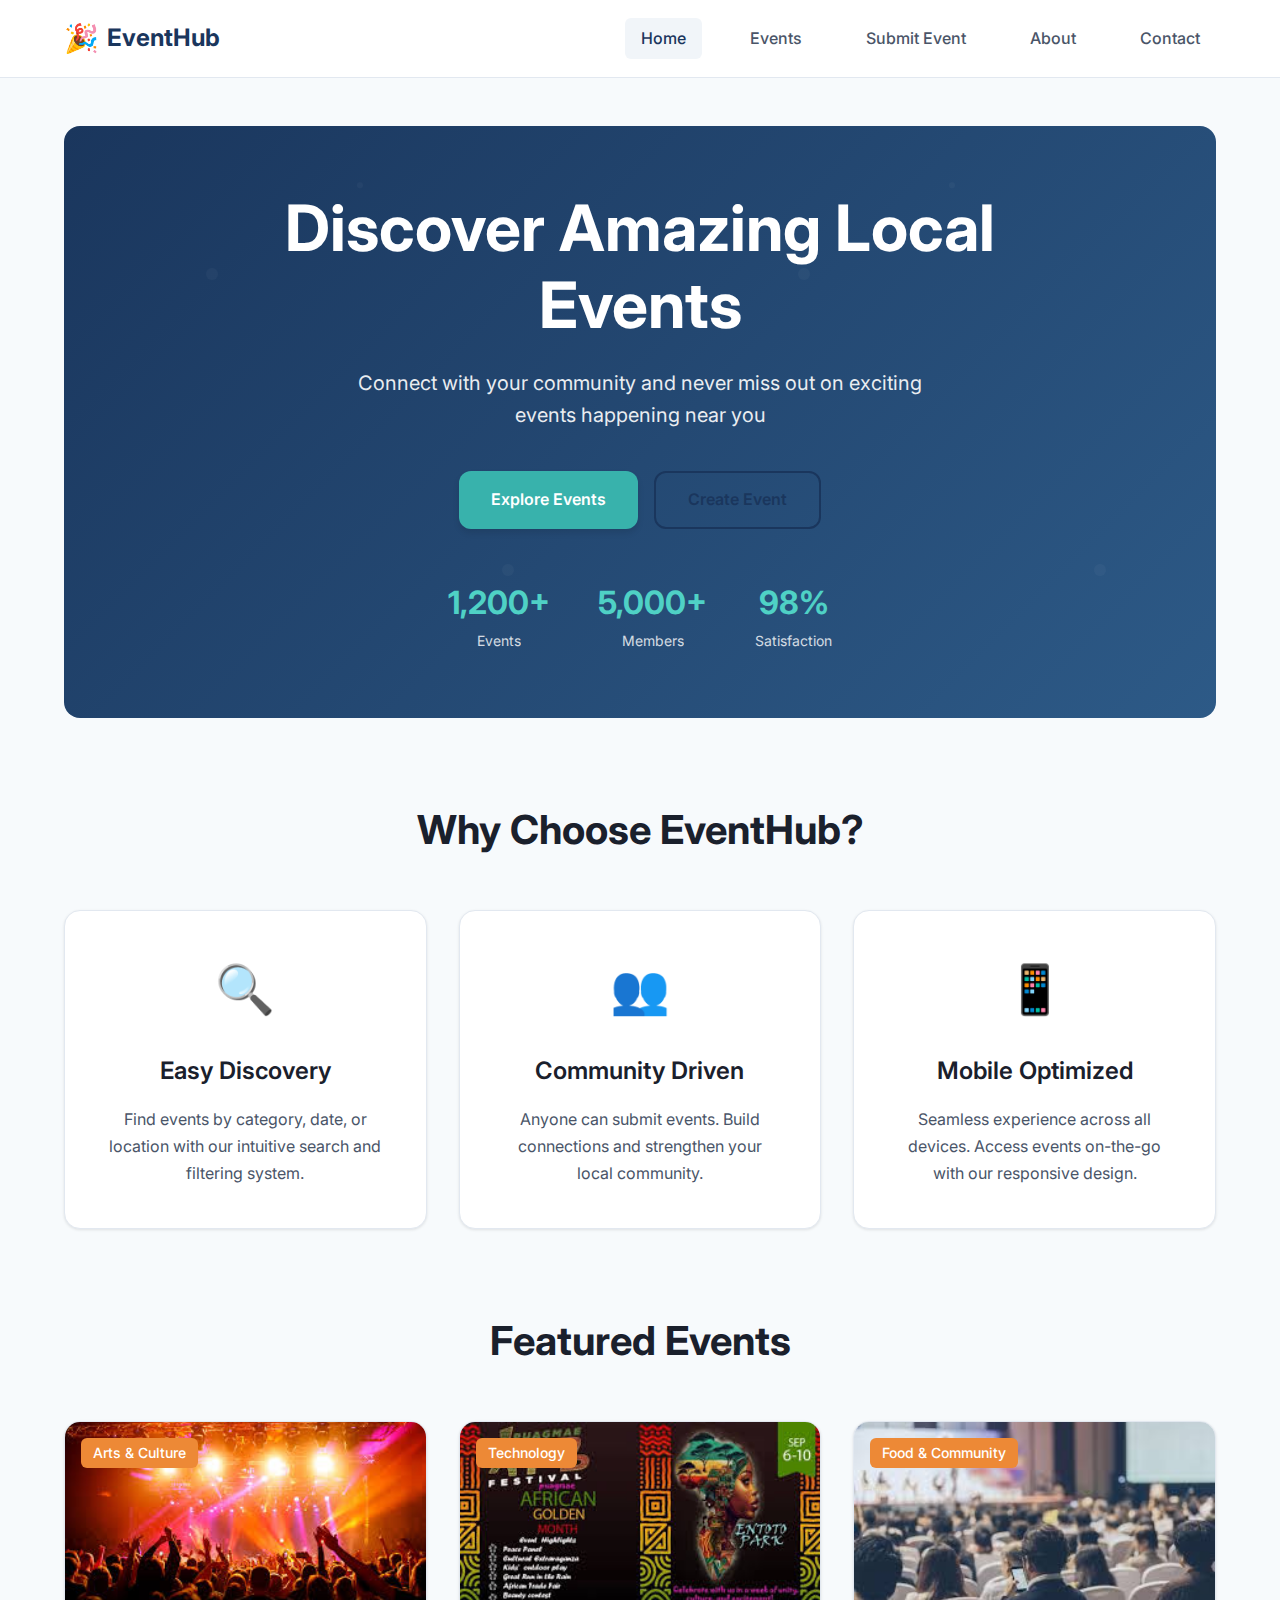
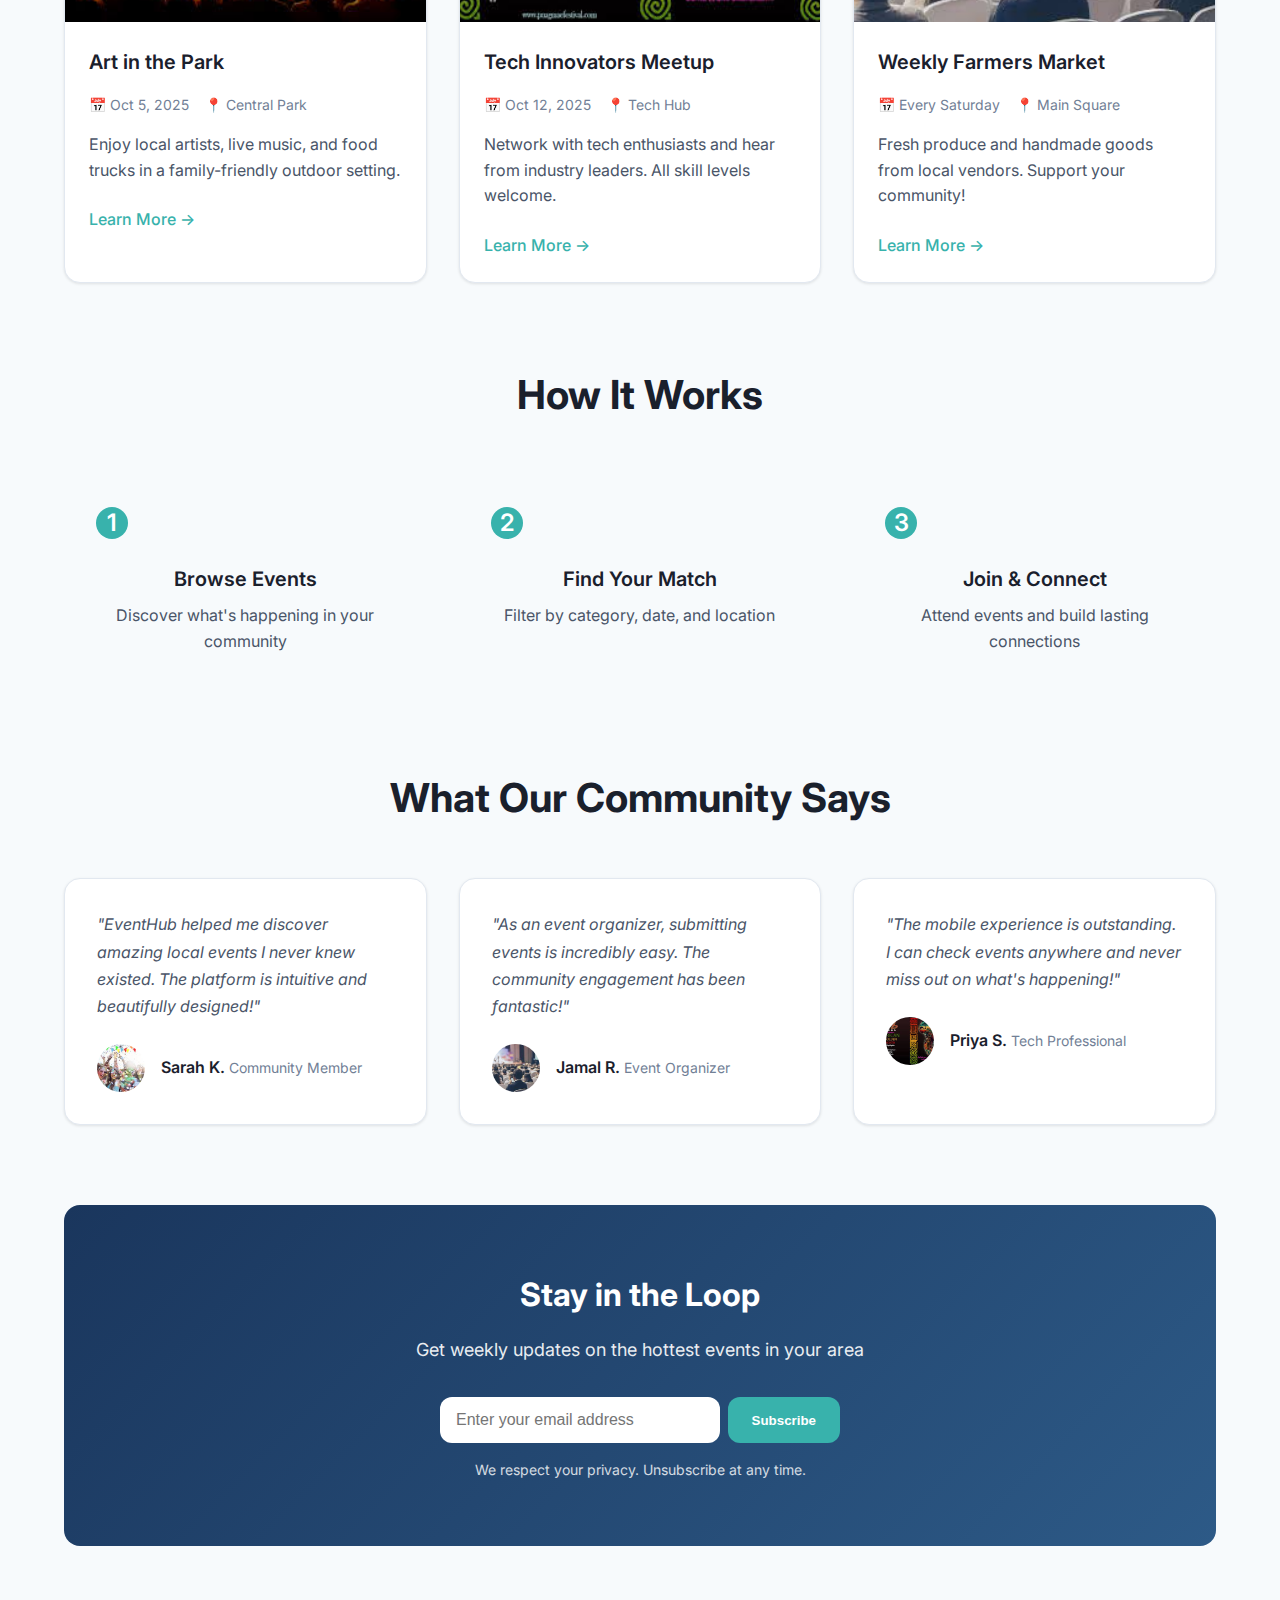
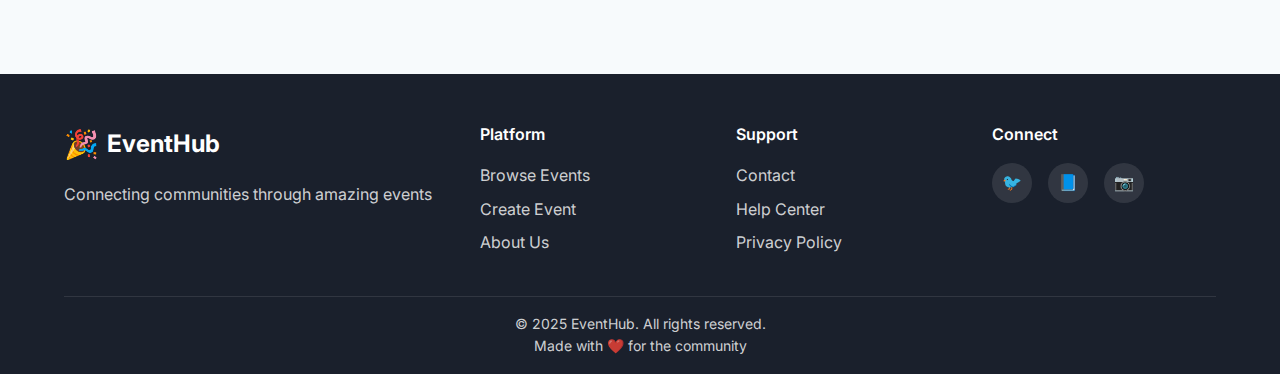
<file: index.html>
<!DOCTYPE html>
<html lang="en">
<head>
  <meta charset="UTF-8">
  <meta name="viewport" content="width=device-width, initial-scale=1.0">
  <title>EventHub - Discover Local Events</title>
  <link rel="stylesheet" href="css/style.css">
  <link rel="preconnect" href="https://fonts.googleapis.com">
  <link rel="preconnect" href="https://fonts.gstatic.com" crossorigin>
  <link href="https://fonts.googleapis.com/css2?family=Inter:wght@300;400;500;600;700&display=swap" rel="stylesheet">
</head>
<body>
  <div class="page-wrapper">
    <header class="header">
      <div class="container">
        <div class="header-content">
          <div class="logo">
            <span class="logo-icon">🎉</span>
            <span class="logo-text">EventHub</span>
          </div>
          <nav class="nav" aria-label="Main navigation">
            <a href="index.html" class="nav-link active" aria-current="page">Home</a>
            <a href="events.html" class="nav-link">Events</a>
            <a href="submit-event.html" class="nav-link">Submit Event</a>
            <a href="about.html" class="nav-link">About</a>
            <a href="contact.html" class="nav-link">Contact</a>
          </nav>
        </div>
      </div>
    </header>

    <main class="main">
      <div class="container">
        <!-- Hero Section -->
        <section class="hero">
          <div class="hero-content">
            <h1 class="hero-title">Discover Amazing Local Events</h1>
            <p class="hero-subtitle">Connect with your community and never miss out on exciting events happening near you</p>
            <div class="hero-actions">
              <a href="events.html" class="btn btn-primary">Explore Events</a>
              <a href="submit-event.html" class="btn btn-secondary">Create Event</a>
            </div>
          </div>
          <div class="hero-stats">
            <div class="stat">
              <span class="stat-number">1,200+</span>
              <span class="stat-label">Events</span>
            </div>
            <div class="stat">
              <span class="stat-number">5,000+</span>
              <span class="stat-label">Members</span>
            </div>
            <div class="stat">
              <span class="stat-number">98%</span>
              <span class="stat-label">Satisfaction</span>
            </div>
          </div>
        </section>

        <!-- Features Section -->
        <section class="features">
          <h2 class="section-title">Why Choose EventHub?</h2>
          <div class="features-grid">
            <div class="feature-card">
              <div class="feature-icon">🔍</div>
              <h3 class="feature-title">Easy Discovery</h3>
              <p class="feature-description">Find events by category, date, or location with our intuitive search and filtering system.</p>
            </div>
            <div class="feature-card">
              <div class="feature-icon">👥</div>
              <h3 class="feature-title">Community Driven</h3>
              <p class="feature-description">Anyone can submit events. Build connections and strengthen your local community.</p>
            </div>
            <div class="feature-card">
              <div class="feature-icon">📱</div>
              <h3 class="feature-title">Mobile Optimized</h3>
              <p class="feature-description">Seamless experience across all devices. Access events on-the-go with our responsive design.</p>
            </div>
          </div>
        </section>

        <!-- Featured Events -->
        <section class="featured-events">
          <h2 class="section-title">Featured Events</h2>
          <div class="events-grid">
            <article class="event-card">
              <div class="event-image">
                <img src="images/download (4).jpg" alt="Art in the Park" loading="lazy">
                <div class="event-category">Arts & Culture</div>
              </div>
              <div class="event-content">
                <h3 class="event-title">Art in the Park</h3>
                <div class="event-meta">
                  <span class="event-date">📅 Oct 5, 2025</span>
                  <span class="event-location">📍 Central Park</span>
                </div>
                <p class="event-description">Enjoy local artists, live music, and food trucks in a family-friendly outdoor setting.</p>
                <a href="#" class="event-link">Learn More →</a>
              </div>
            </article>
            <article class="event-card">
              <div class="event-image">
                <img src="images/download.jpg" alt="Tech Meetup" loading="lazy">
                <div class="event-category">Technology</div>
              </div>
              <div class="event-content">
                <h3 class="event-title">Tech Innovators Meetup</h3>
                <div class="event-meta">
                  <span class="event-date">📅 Oct 12, 2025</span>
                  <span class="event-location">📍 Tech Hub</span>
                </div>
                <p class="event-description">Network with tech enthusiasts and hear from industry leaders. All skill levels welcome.</p>
                <a href="#" class="event-link">Learn More →</a>
              </div>
            </article>
            <article class="event-card">
              <div class="event-image">
                <img src="images/download (3).jpg" alt="Farmers Market" loading="lazy">
                <div class="event-category">Food & Community</div>
              </div>
              <div class="event-content">
                <h3 class="event-title">Weekly Farmers Market</h3>
                <div class="event-meta">
                  <span class="event-date">📅 Every Saturday</span>
                  <span class="event-location">📍 Main Square</span>
                </div>
                <p class="event-description">Fresh produce and handmade goods from local vendors. Support your community!</p>
                <a href="#" class="event-link">Learn More →</a>
              </div>
            </article>
          </div>
        </section>

        <!-- How It Works -->
        <section class="how-it-works">
          <h2 class="section-title">How It Works</h2>
          <div class="steps">
            <div class="step">
              <div class="step-number">1</div>
              <h3 class="step-title">Browse Events</h3>
              <p class="step-description">Discover what's happening in your community</p>
            </div>
            <div class="step">
              <div class="step-number">2</div>
              <h3 class="step-title">Find Your Match</h3>
              <p class="step-description">Filter by category, date, and location</p>
            </div>
            <div class="step">
              <div class="step-number">3</div>
              <h3 class="step-title">Join & Connect</h3>
              <p class="step-description">Attend events and build lasting connections</p>
            </div>
          </div>
        </section>

        <!-- Testimonials -->
        <section class="testimonials">
          <h2 class="section-title">What Our Community Says</h2>
          <div class="testimonials-grid">
            <div class="testimonial">
              <div class="testimonial-content">
                <p>"EventHub helped me discover amazing local events I never knew existed. The platform is intuitive and beautifully designed!"</p>
              </div>
              <div class="testimonial-author">
                <img src="images/download (1).jpg" alt="Sarah K." class="author-avatar">
                <div class="author-info">
                  <span class="author-name">Sarah K.</span>
                  <span class="author-role">Community Member</span>
                </div>
              </div>
            </div>
            <div class="testimonial">
              <div class="testimonial-content">
                <p>"As an event organizer, submitting events is incredibly easy. The community engagement has been fantastic!"</p>
              </div>
              <div class="testimonial-author">
                <img src="images/download (3).jpg" alt="Jamal R." class="author-avatar">
                <div class="author-info">
                  <span class="author-name">Jamal R.</span>
                  <span class="author-role">Event Organizer</span>
                </div>
              </div>
            </div>
            <div class="testimonial">
              <div class="testimonial-content">
                <p>"The mobile experience is outstanding. I can check events anywhere and never miss out on what's happening!"</p>
              </div>
              <div class="testimonial-author">
                <img src="images/download.jpg" alt="Priya S." class="author-avatar">
                <div class="author-info">
                  <span class="author-name">Priya S.</span>
                  <span class="author-role">Tech Professional</span>
                </div>
              </div>
            </div>
          </div>
        </section>

        <!-- Newsletter -->
        <section class="newsletter">
          <div class="newsletter-content">
            <h2 class="newsletter-title">Stay in the Loop</h2>
            <p class="newsletter-subtitle">Get weekly updates on the hottest events in your area</p>
            <form class="newsletter-form">
              <input type="email" class="newsletter-input" placeholder="Enter your email address" required>
              <button type="submit" class="newsletter-btn">Subscribe</button>
            </form>
            <p class="newsletter-privacy">We respect your privacy. Unsubscribe at any time.</p>
          </div>
        </section>
      </div>
    </main>

    <footer class="footer">
      <div class="container">
        <div class="footer-content">
          <div class="footer-brand">
            <div class="logo">
              <span class="logo-icon">🎉</span>
              <span class="logo-text">EventHub</span>
            </div>
            <p class="footer-tagline">Connecting communities through amazing events</p>
          </div>
          <div class="footer-links">
            <div class="footer-column">
              <h4 class="footer-title">Platform</h4>
              <a href="events.html" class="footer-link">Browse Events</a>
              <a href="submit-event.html" class="footer-link">Create Event</a>
              <a href="about.html" class="footer-link">About Us</a>
            </div>
            <div class="footer-column">
              <h4 class="footer-title">Support</h4>
              <a href="contact.html" class="footer-link">Contact</a>
              <a href="#" class="footer-link">Help Center</a>
              <a href="#" class="footer-link">Privacy Policy</a>
            </div>
            <div class="footer-column">
              <h4 class="footer-title">Connect</h4>
              <div class="social-links">
                <a href="#" class="social-link" aria-label="Twitter">🐦</a>
                <a href="#" class="social-link" aria-label="Facebook">📘</a>
                <a href="#" class="social-link" aria-label="Instagram">📷</a>
              </div>
            </div>
          </div>
        </div>
        <div class="footer-bottom">
          <p>&copy; 2025 EventHub. All rights reserved.</p>
          <p>Made with ❤️ for the community</p>
        </div>
      </div>
    </footer>
  </div>
  <script src="js/main.js"></script>
</body>
</html>
</file>
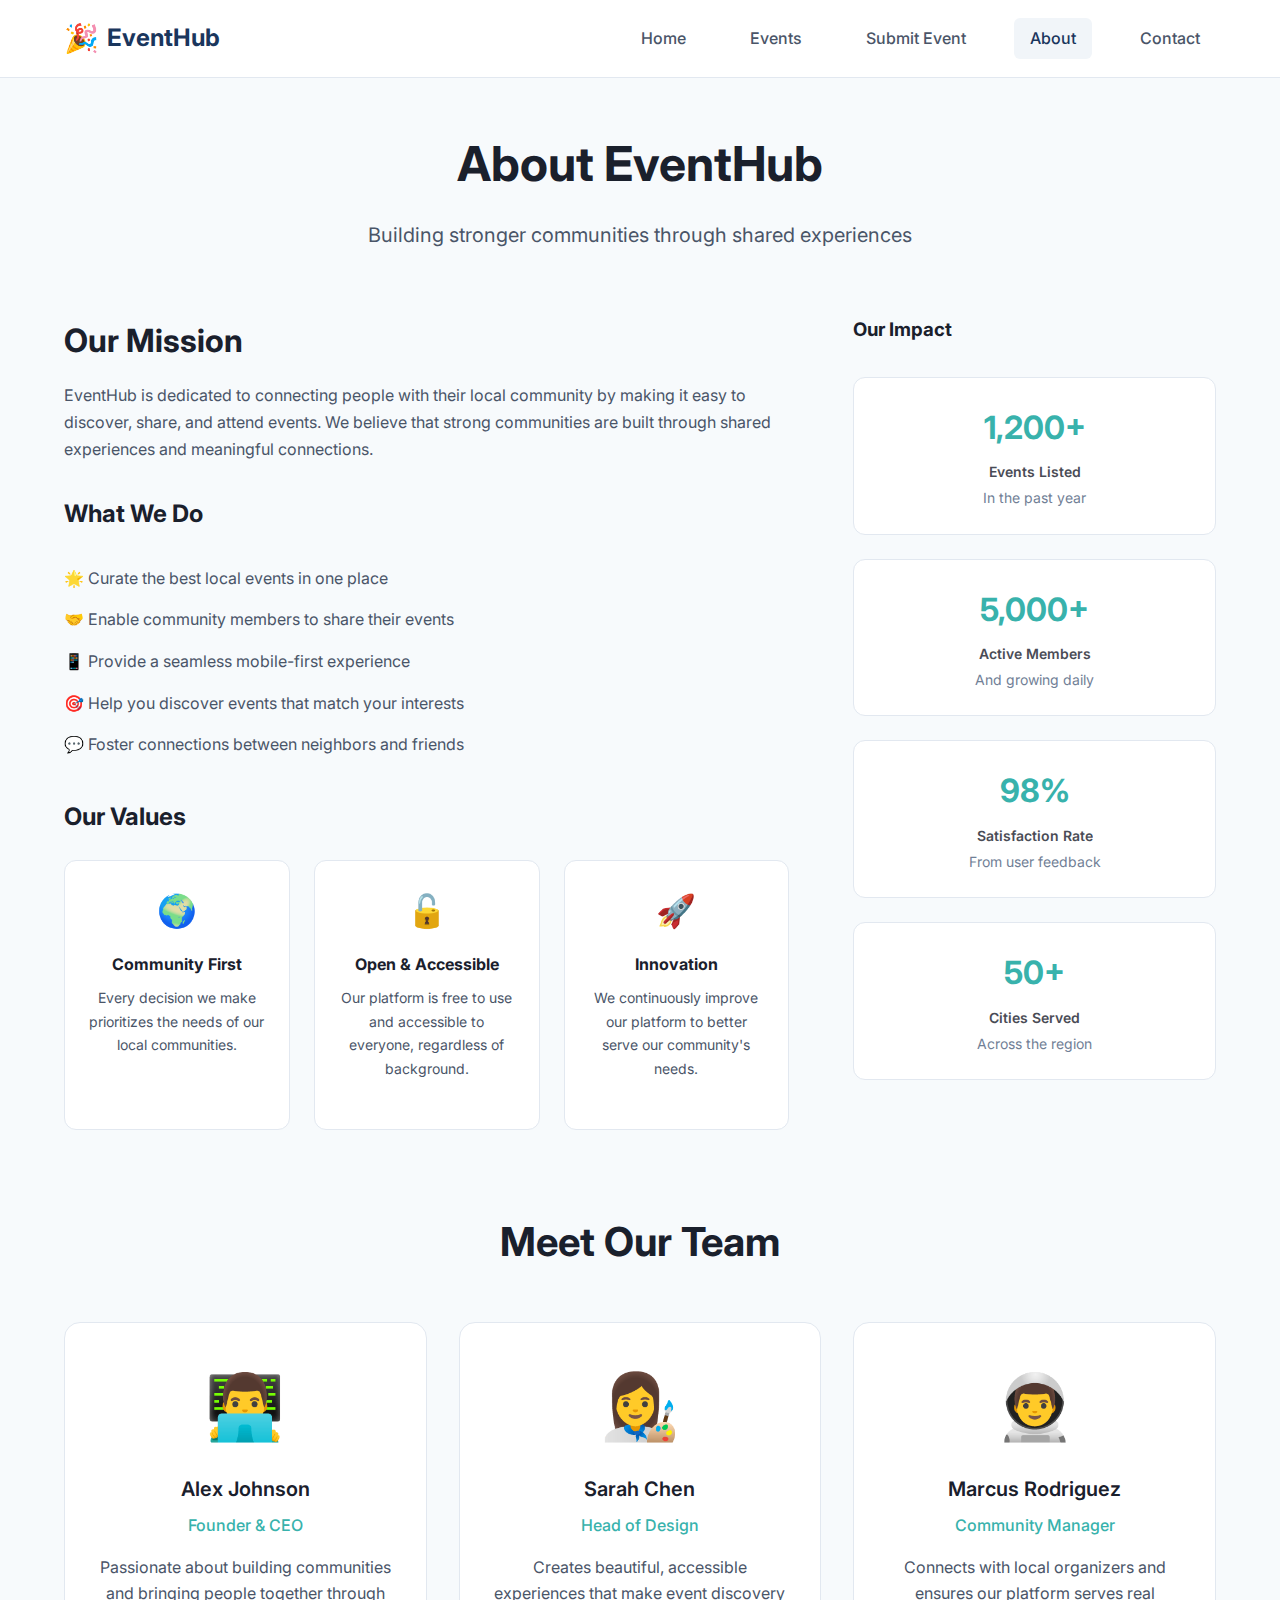
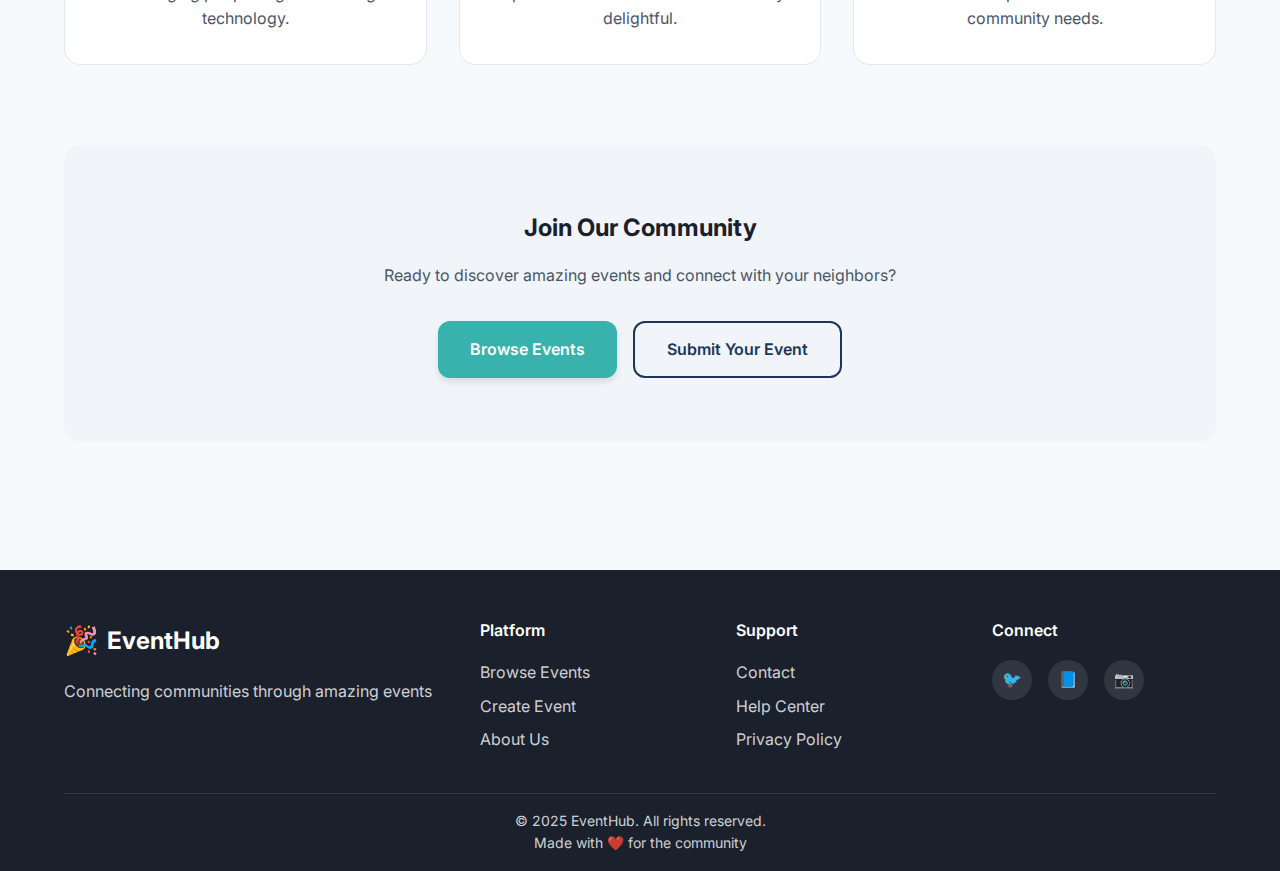
<file: about.html>
<!DOCTYPE html>
<html lang="en">
<head>
  <meta charset="UTF-8">
  <meta name="viewport" content="width=device-width, initial-scale=1.0">
  <title>About | EventHub</title>
  <link rel="stylesheet" href="css/style.css">
  <link rel="preconnect" href="https://fonts.googleapis.com">
  <link rel="preconnect" href="https://fonts.gstatic.com" crossorigin>
  <link href="https://fonts.googleapis.com/css2?family=Inter:wght@300;400;500;600;700&display=swap" rel="stylesheet">
</head>
<body>
  <div class="page-wrapper">
    <header class="header">
      <div class="container">
        <div class="header-content">
          <div class="logo">
            <span class="logo-icon">🎉</span>
            <span class="logo-text">EventHub</span>
          </div>
          <nav class="nav" aria-label="Main navigation">
            <a href="index.html" class="nav-link">Home</a>
            <a href="events.html" class="nav-link">Events</a>
            <a href="submit-event.html" class="nav-link">Submit Event</a>
            <a href="about.html" class="nav-link active" aria-current="page">About</a>
            <a href="contact.html" class="nav-link">Contact</a>
          </nav>
        </div>
      </div>
    </header>

    <main class="main">
      <div class="container">
        <section class="page-header">
          <h1 class="page-title">About EventHub</h1>
          <p class="page-subtitle">Building stronger communities through shared experiences</p>
        </section>

        <section class="about-content">
          <div class="about-grid">
            <div class="about-text">
              <h2>Our Mission</h2>
              <p>EventHub is dedicated to connecting people with their local community by making it easy to discover, share, and attend events. We believe that strong communities are built through shared experiences and meaningful connections.</p>
              
              <h3>What We Do</h3>
              <ul class="feature-list">
                <li>🌟 Curate the best local events in one place</li>
                <li>🤝 Enable community members to share their events</li>
                <li>📱 Provide a seamless mobile-first experience</li>
                <li>🎯 Help you discover events that match your interests</li>
                <li>💬 Foster connections between neighbors and friends</li>
              </ul>

              <h3>Our Values</h3>
              <div class="values-grid">
                <div class="value-card">
                  <div class="value-icon">🌍</div>
                  <h4>Community First</h4>
                  <p>Every decision we make prioritizes the needs of our local communities.</p>
                </div>
                <div class="value-card">
                  <div class="value-icon">🔓</div>
                  <h4>Open & Accessible</h4>
                  <p>Our platform is free to use and accessible to everyone, regardless of background.</p>
                </div>
                <div class="value-card">
                  <div class="value-icon">🚀</div>
                  <h4>Innovation</h4>
                  <p>We continuously improve our platform to better serve our community's needs.</p>
                </div>
              </div>
            </div>

            <div class="about-stats">
              <h3>Our Impact</h3>
              <div class="stats-grid">
                <div class="stat-card">
                  <div class="stat-number">1,200+</div>
                  <div class="stat-label">Events Listed</div>
                  <div class="stat-description">In the past year</div>
                </div>
                <div class="stat-card">
                  <div class="stat-number">5,000+</div>
                  <div class="stat-label">Active Members</div>
                  <div class="stat-description">And growing daily</div>
                </div>
                <div class="stat-card">
                  <div class="stat-number">98%</div>
                  <div class="stat-label">Satisfaction Rate</div>
                  <div class="stat-description">From user feedback</div>
                </div>
                <div class="stat-card">
                  <div class="stat-number">50+</div>
                  <div class="stat-label">Cities Served</div>
                  <div class="stat-description">Across the region</div>
                </div>
              </div>
            </div>
          </div>
        </section>

        <section class="team-section">
          <h2 class="section-title">Meet Our Team</h2>
          <div class="team-grid">
            <div class="team-member">
              <div class="member-avatar">👨‍💻</div>
              <h4 class="member-name">Alex Johnson</h4>
              <p class="member-role">Founder & CEO</p>
              <p class="member-bio">Passionate about building communities and bringing people together through technology.</p>
            </div>
            <div class="team-member">
              <div class="member-avatar">👩‍🎨</div>
              <h4 class="member-name">Sarah Chen</h4>
              <p class="member-role">Head of Design</p>
              <p class="member-bio">Creates beautiful, accessible experiences that make event discovery delightful.</p>
            </div>
            <div class="team-member">
              <div class="member-avatar">👨‍🚀</div>
              <h4 class="member-name">Marcus Rodriguez</h4>
              <p class="member-role">Community Manager</p>
              <p class="member-bio">Connects with local organizers and ensures our platform serves real community needs.</p>
            </div>
          </div>
        </section>

        <section class="cta-section">
          <div class="cta-content">
            <h2>Join Our Community</h2>
            <p>Ready to discover amazing events and connect with your neighbors?</p>
            <div class="cta-actions">
              <a href="events.html" class="btn btn-primary">Browse Events</a>
              <a href="submit-event.html" class="btn btn-secondary">Submit Your Event</a>
            </div>
          </div>
        </section>
      </div>
    </main>

    <footer class="footer">
      <div class="container">
        <div class="footer-content">
          <div class="footer-brand">
            <div class="logo">
              <span class="logo-icon">🎉</span>
              <span class="logo-text">EventHub</span>
            </div>
            <p class="footer-tagline">Connecting communities through amazing events</p>
          </div>
          <div class="footer-links">
            <div class="footer-column">
              <h4 class="footer-title">Platform</h4>
              <a href="events.html" class="footer-link">Browse Events</a>
              <a href="submit-event.html" class="footer-link">Create Event</a>
              <a href="about.html" class="footer-link">About Us</a>
            </div>
            <div class="footer-column">
              <h4 class="footer-title">Support</h4>
              <a href="contact.html" class="footer-link">Contact</a>
              <a href="#" class="footer-link">Help Center</a>
              <a href="#" class="footer-link">Privacy Policy</a>
            </div>
            <div class="footer-column">
              <h4 class="footer-title">Connect</h4>
              <div class="social-links">
                <a href="#" class="social-link" aria-label="Twitter">🐦</a>
                <a href="#" class="social-link" aria-label="Facebook">📘</a>
                <a href="#" class="social-link" aria-label="Instagram">📷</a>
              </div>
            </div>
          </div>
        </div>
        <div class="footer-bottom">
          <p>&copy; 2025 EventHub. All rights reserved.</p>
          <p>Made with ❤️ for the community</p>
        </div>
      </div>
    </footer>
  </div>
  <script src="js/main.js"></script>
</body>
</html>
</file>
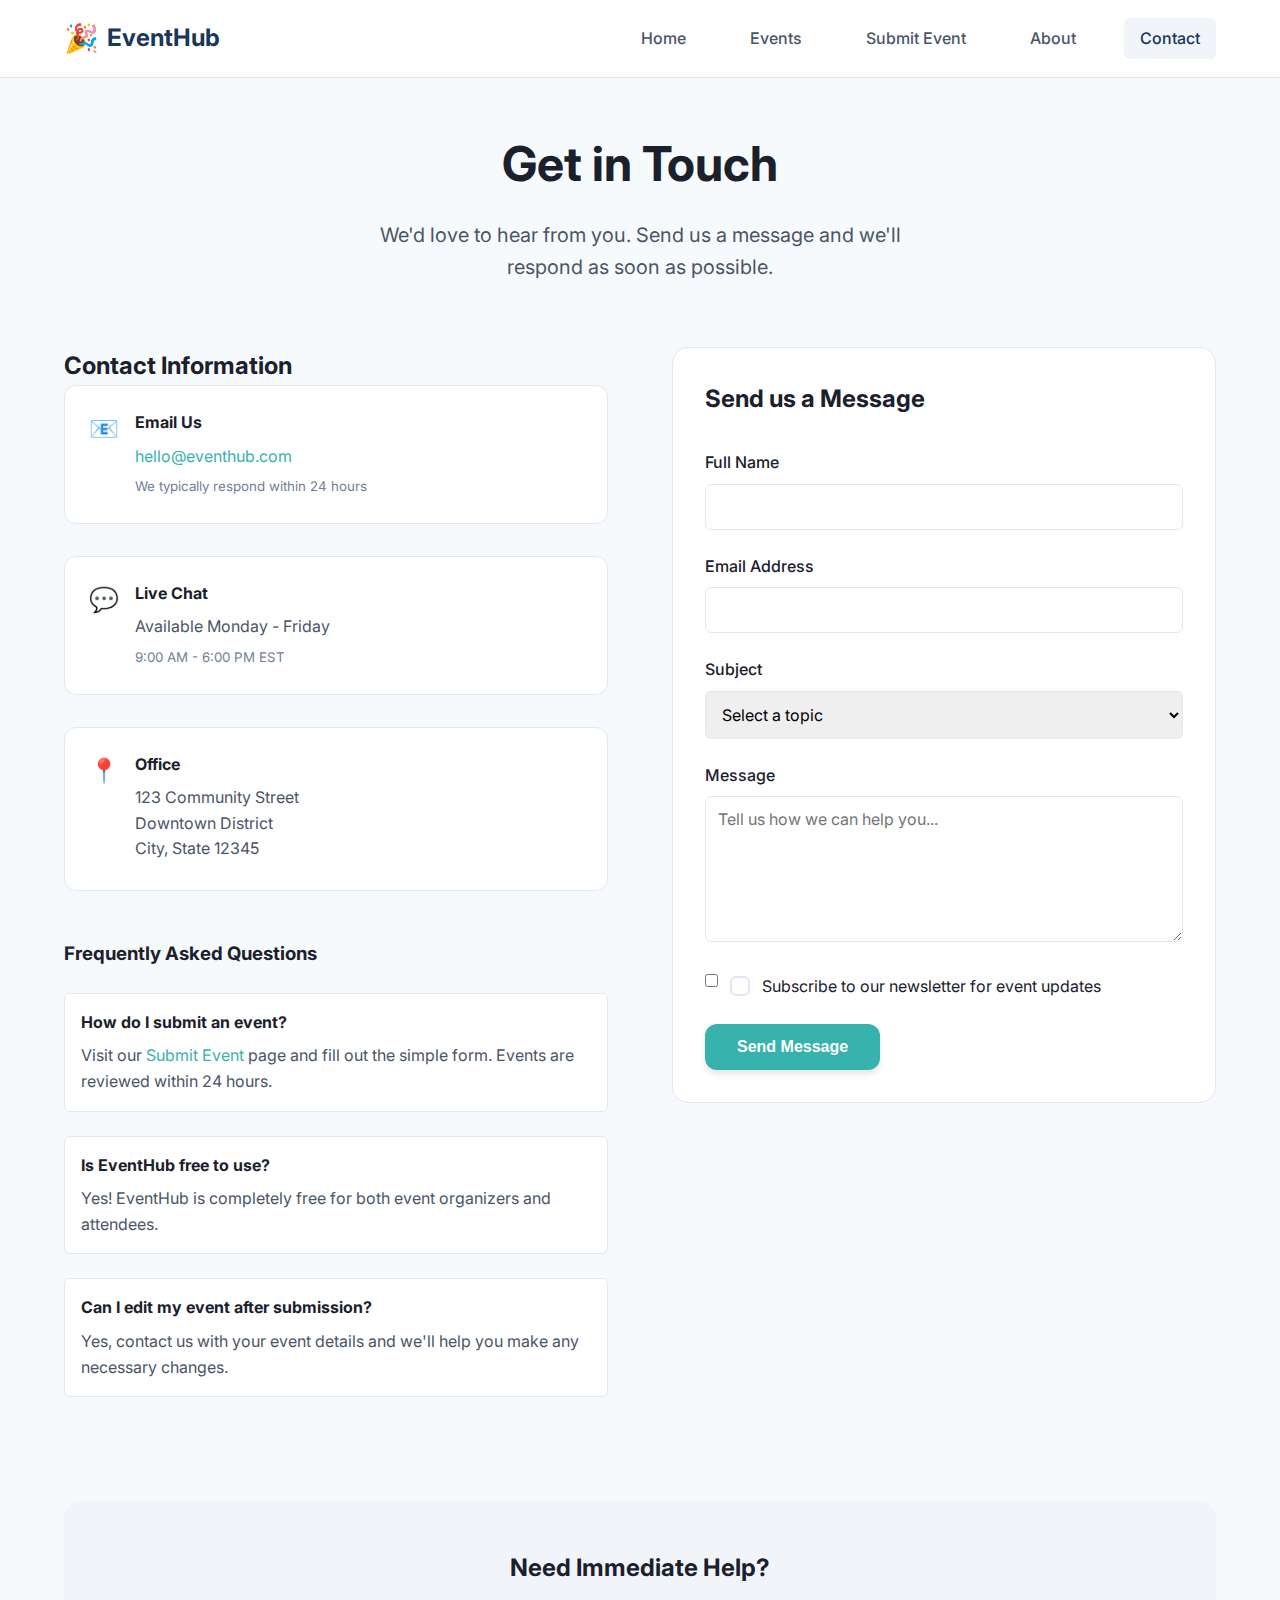
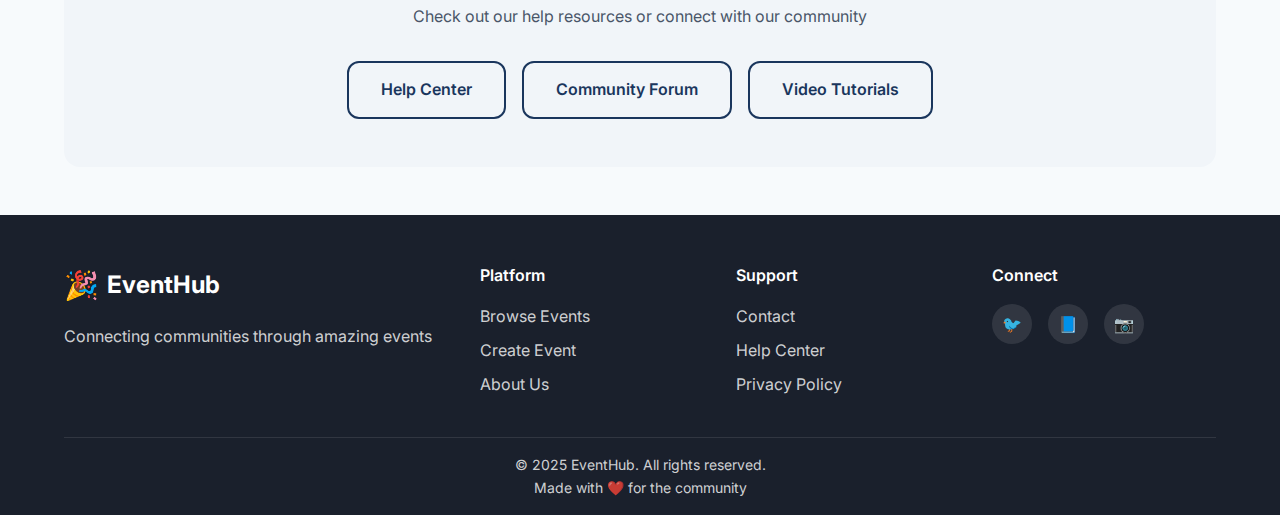
<file: contact.html>
<!DOCTYPE html>
<html lang="en">
<head>
  <meta charset="UTF-8">
  <meta name="viewport" content="width=device-width, initial-scale=1.0">
  <title>Contact | EventHub</title>
  <link rel="stylesheet" href="css/style.css">
  <link rel="preconnect" href="https://fonts.googleapis.com">
  <link rel="preconnect" href="https://fonts.gstatic.com" crossorigin>
  <link href="https://fonts.googleapis.com/css2?family=Inter:wght@300;400;500;600;700&display=swap" rel="stylesheet">
</head>
<body>
  <div class="page-wrapper">
    <header class="header">
      <div class="container">
        <div class="header-content">
          <div class="logo">
            <span class="logo-icon">🎉</span>
            <span class="logo-text">EventHub</span>
          </div>
          <nav class="nav" aria-label="Main navigation">
            <a href="index.html" class="nav-link">Home</a>
            <a href="events.html" class="nav-link">Events</a>
            <a href="submit-event.html" class="nav-link">Submit Event</a>
            <a href="about.html" class="nav-link">About</a>
            <a href="contact.html" class="nav-link active" aria-current="page">Contact</a>
          </nav>
        </div>
      </div>
    </header>

    <main class="main">
      <div class="container">
        <section class="page-header">
          <h1 class="page-title">Get in Touch</h1>
          <p class="page-subtitle">We'd love to hear from you. Send us a message and we'll respond as soon as possible.</p>
        </section>

        <section class="contact-content">
          <div class="contact-grid">
            <div class="contact-info">
              <h2>Contact Information</h2>
              <div class="contact-methods">
                <div class="contact-method">
                  <div class="contact-icon">📧</div>
                  <div class="contact-details">
                    <h4>Email Us</h4>
                    <p><a href="mailto:hello@eventhub.com">hello@eventhub.com</a></p>
                    <small>We typically respond within 24 hours</small>
                  </div>
                </div>
                
                <div class="contact-method">
                  <div class="contact-icon">💬</div>
                  <div class="contact-details">
                    <h4>Live Chat</h4>
                    <p>Available Monday - Friday</p>
                    <small>9:00 AM - 6:00 PM EST</small>
                  </div>
                </div>
                
                <div class="contact-method">
                  <div class="contact-icon">📍</div>
                  <div class="contact-details">
                    <h4>Office</h4>
                    <p>123 Community Street<br>Downtown District<br>City, State 12345</p>
                  </div>
                </div>
              </div>

              <div class="faq-section">
                <h3>Frequently Asked Questions</h3>
                <div class="faq-item">
                  <h4>How do I submit an event?</h4>
                  <p>Visit our <a href="submit-event.html">Submit Event</a> page and fill out the simple form. Events are reviewed within 24 hours.</p>
                </div>
                <div class="faq-item">
                  <h4>Is EventHub free to use?</h4>
                  <p>Yes! EventHub is completely free for both event organizers and attendees.</p>
                </div>
                <div class="faq-item">
                  <h4>Can I edit my event after submission?</h4>
                  <p>Yes, contact us with your event details and we'll help you make any necessary changes.</p>
                </div>
              </div>
            </div>

            <div class="contact-form-section">
              <form class="contact-form">
                <h2>Send us a Message</h2>
                
                <div class="form-group">
                  <label for="name">Full Name</label>
                  <input type="text" id="name" name="name" required>
                </div>
                
                <div class="form-group">
                  <label for="email">Email Address</label>
                  <input type="email" id="email" name="email" required>
                </div>
                
                <div class="form-group">
                  <label for="subject">Subject</label>
                  <select id="subject" name="subject" required>
                    <option value="">Select a topic</option>
                    <option value="general">General Inquiry</option>
                    <option value="event">Event Submission Help</option>
                    <option value="technical">Technical Support</option>
                    <option value="partnership">Partnership Opportunity</option>
                    <option value="feedback">Feedback</option>
                  </select>
                </div>
                
                <div class="form-group">
                  <label for="message">Message</label>
                  <textarea id="message" name="message" rows="6" placeholder="Tell us how we can help you..." required></textarea>
                </div>
                
                <div class="form-group">
                  <label class="checkbox-label">
                    <input type="checkbox" name="newsletter">
                    <span class="checkmark"></span>
                    Subscribe to our newsletter for event updates
                  </label>
                </div>
                
                <button type="submit" class="btn btn-primary">Send Message</button>
              </form>
            </div>
          </div>
        </section>

        <section class="support-section">
          <div class="support-content">
            <h2>Need Immediate Help?</h2>
            <p>Check out our help resources or connect with our community</p>
            <div class="support-actions">
              <a href="#" class="btn btn-secondary">Help Center</a>
              <a href="#" class="btn btn-secondary">Community Forum</a>
              <a href="#" class="btn btn-secondary">Video Tutorials</a>
            </div>
          </div>
        </section>
      </div>
    </main>

    <footer class="footer">
      <div class="container">
        <div class="footer-content">
          <div class="footer-brand">
            <div class="logo">
              <span class="logo-icon">🎉</span>
              <span class="logo-text">EventHub</span>
            </div>
            <p class="footer-tagline">Connecting communities through amazing events</p>
          </div>
          <div class="footer-links">
            <div class="footer-column">
              <h4 class="footer-title">Platform</h4>
              <a href="events.html" class="footer-link">Browse Events</a>
              <a href="submit-event.html" class="footer-link">Create Event</a>
              <a href="about.html" class="footer-link">About Us</a>
            </div>
            <div class="footer-column">
              <h4 class="footer-title">Support</h4>
              <a href="contact.html" class="footer-link">Contact</a>
              <a href="#" class="footer-link">Help Center</a>
              <a href="#" class="footer-link">Privacy Policy</a>
            </div>
            <div class="footer-column">
              <h4 class="footer-title">Connect</h4>
              <div class="social-links">
                <a href="#" class="social-link" aria-label="Twitter">🐦</a>
                <a href="#" class="social-link" aria-label="Facebook">📘</a>
                <a href="#" class="social-link" aria-label="Instagram">📷</a>
              </div>
            </div>
          </div>
        </div>
        <div class="footer-bottom">
          <p>&copy; 2025 EventHub. All rights reserved.</p>
          <p>Made with ❤️ for the community</p>
        </div>
      </div>
    </footer>
  </div>
  <script src="js/main.js"></script>
</body>
</html>
</file>
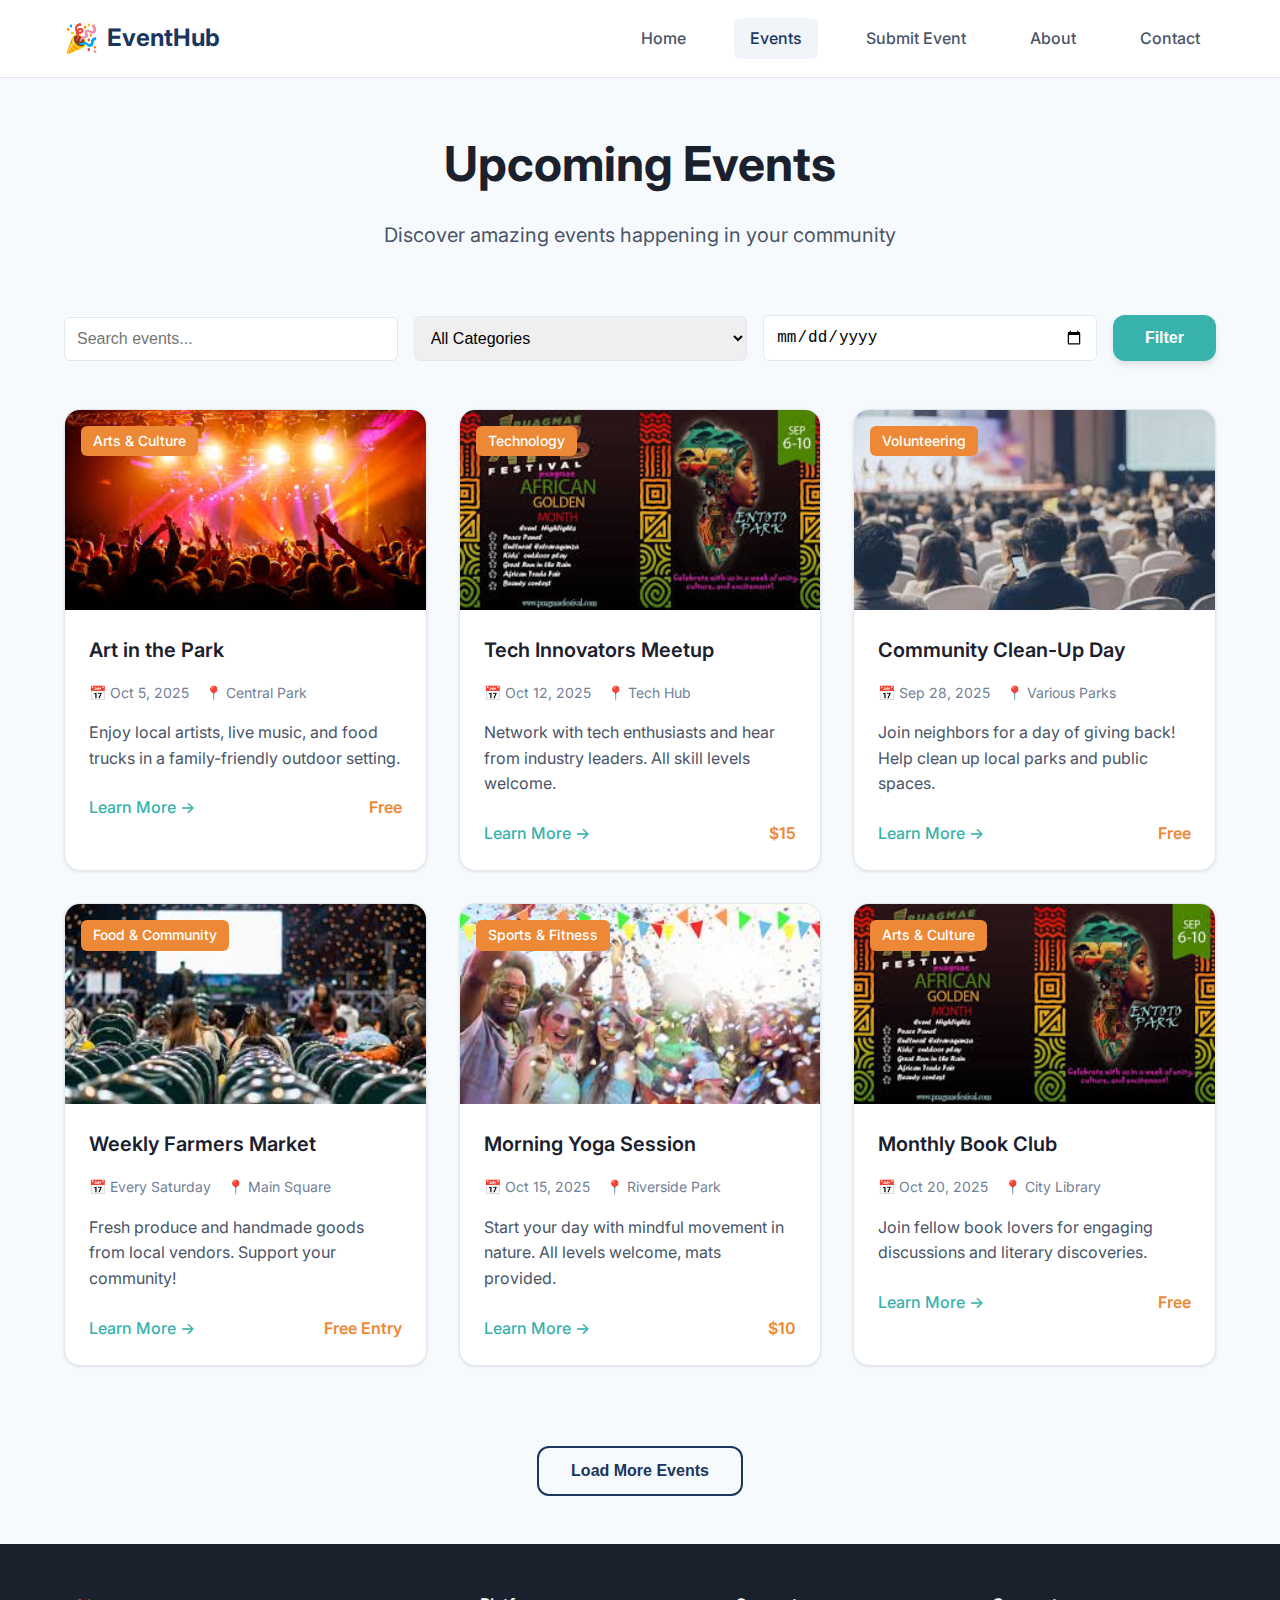
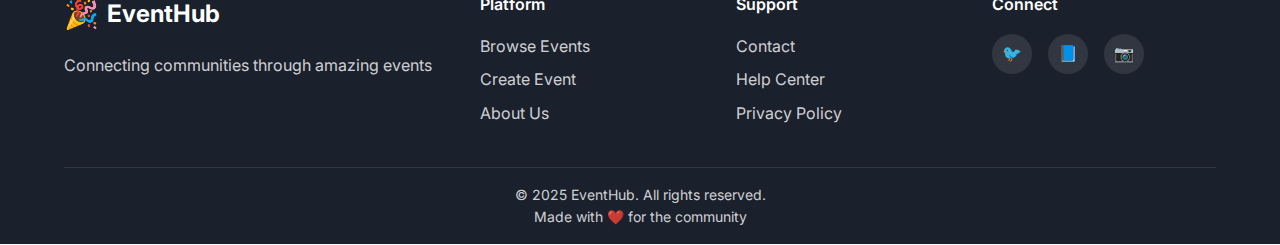
<file: events.html>
<!DOCTYPE html>
<html lang="en">
<head>
  <meta charset="UTF-8">
  <meta name="viewport" content="width=device-width, initial-scale=1.0">
  <title>Events | EventHub</title>
  <link rel="stylesheet" href="css/style.css">
  <link rel="preconnect" href="https://fonts.googleapis.com">
  <link rel="preconnect" href="https://fonts.gstatic.com" crossorigin>
  <link href="https://fonts.googleapis.com/css2?family=Inter:wght@300;400;500;600;700&display=swap" rel="stylesheet">
</head>
<body>
  <div class="page-wrapper">
    <header class="header">
      <div class="container">
        <div class="header-content">
          <div class="logo">
            <span class="logo-icon">🎉</span>
            <span class="logo-text">EventHub</span>
          </div>
          <nav class="nav" aria-label="Main navigation">
            <a href="index.html" class="nav-link">Home</a>
            <a href="events.html" class="nav-link active" aria-current="page">Events</a>
            <a href="submit-event.html" class="nav-link">Submit Event</a>
            <a href="about.html" class="nav-link">About</a>
            <a href="contact.html" class="nav-link">Contact</a>
          </nav>
        </div>
      </div>
    </header>

    <main class="main">
      <div class="container">
        <section class="page-header">
          <h1 class="page-title">Upcoming Events</h1>
          <p class="page-subtitle">Discover amazing events happening in your community</p>
        </section>

        <section class="filters">
          <form class="filter-form">
            <div class="filter-group">
              <input type="text" class="filter-input" placeholder="Search events..." aria-label="Search events">
            </div>
            <div class="filter-group">
              <select class="filter-select" aria-label="Filter by category">
                <option value="">All Categories</option>
                <option value="arts">Arts & Culture</option>
                <option value="tech">Technology</option>
                <option value="food">Food & Community</option>
                <option value="volunteer">Volunteering</option>
                <option value="sports">Sports & Fitness</option>
              </select>
            </div>
            <div class="filter-group">
              <input type="date" class="filter-input" aria-label="Filter by date">
            </div>
            <button type="submit" class="btn btn-primary">Filter</button>
          </form>
        </section>

        <section class="events-listing">
          <div class="events-grid">
            <article class="event-card">
              <div class="event-image">
                <img src="images/download (4).jpg" alt="Art in the Park" loading="lazy">
                <div class="event-category">Arts & Culture</div>
              </div>
              <div class="event-content">
                <h3 class="event-title">Art in the Park</h3>
                <div class="event-meta">
                  <span class="event-date">📅 Oct 5, 2025</span>
                  <span class="event-location">📍 Central Park</span>
                </div>
                <p class="event-description">Enjoy local artists, live music, and food trucks in a family-friendly outdoor setting.</p>
                <div class="event-actions">
                  <a href="#" class="event-link">Learn More →</a>
                  <span class="event-price">Free</span>
                </div>
              </div>
            </article>

            <article class="event-card">
              <div class="event-image">
                <img src="images/download.jpg" alt="Tech Meetup" loading="lazy">
                <div class="event-category">Technology</div>
              </div>
              <div class="event-content">
                <h3 class="event-title">Tech Innovators Meetup</h3>
                <div class="event-meta">
                  <span class="event-date">📅 Oct 12, 2025</span>
                  <span class="event-location">📍 Tech Hub</span>
                </div>
                <p class="event-description">Network with tech enthusiasts and hear from industry leaders. All skill levels welcome.</p>
                <div class="event-actions">
                  <a href="#" class="event-link">Learn More →</a>
                  <span class="event-price">$15</span>
                </div>
              </div>
            </article>

            <article class="event-card">
              <div class="event-image">
                <img src="images/download (3).jpg" alt="Community Clean-Up" loading="lazy">
                <div class="event-category">Volunteering</div>
              </div>
              <div class="event-content">
                <h3 class="event-title">Community Clean-Up Day</h3>
                <div class="event-meta">
                  <span class="event-date">📅 Sep 28, 2025</span>
                  <span class="event-location">📍 Various Parks</span>
                </div>
                <p class="event-description">Join neighbors for a day of giving back! Help clean up local parks and public spaces.</p>
                <div class="event-actions">
                  <a href="#" class="event-link">Learn More →</a>
                  <span class="event-price">Free</span>
                </div>
              </div>
            </article>

            <article class="event-card">
              <div class="event-image">
                <img src="images/download (2).jpg" alt="Farmers Market" loading="lazy">
                <div class="event-category">Food & Community</div>
              </div>
              <div class="event-content">
                <h3 class="event-title">Weekly Farmers Market</h3>
                <div class="event-meta">
                  <span class="event-date">📅 Every Saturday</span>
                  <span class="event-location">📍 Main Square</span>
                </div>
                <p class="event-description">Fresh produce and handmade goods from local vendors. Support your community!</p>
                <div class="event-actions">
                  <a href="#" class="event-link">Learn More →</a>
                  <span class="event-price">Free Entry</span>
                </div>
              </div>
            </article>

            <article class="event-card">
              <div class="event-image">
                <img src="images/download (1).jpg" alt="Yoga in the Park" loading="lazy">
                <div class="event-category">Sports & Fitness</div>
              </div>
              <div class="event-content">
                <h3 class="event-title">Morning Yoga Session</h3>
                <div class="event-meta">
                  <span class="event-date">📅 Oct 15, 2025</span>
                  <span class="event-location">📍 Riverside Park</span>
                </div>
                <p class="event-description">Start your day with mindful movement in nature. All levels welcome, mats provided.</p>
                <div class="event-actions">
                  <a href="#" class="event-link">Learn More →</a>
                  <span class="event-price">$10</span>
                </div>
              </div>
            </article>

            <article class="event-card">
              <div class="event-image">
                <img src="images/download.jpg" alt="Book Club" loading="lazy">
                <div class="event-category">Arts & Culture</div>
              </div>
              <div class="event-content">
                <h3 class="event-title">Monthly Book Club</h3>
                <div class="event-meta">
                  <span class="event-date">📅 Oct 20, 2025</span>
                  <span class="event-location">📍 City Library</span>
                </div>
                <p class="event-description">Join fellow book lovers for engaging discussions and literary discoveries.</p>
                <div class="event-actions">
                  <a href="#" class="event-link">Learn More →</a>
                  <span class="event-price">Free</span>
                </div>
              </div>
            </article>
          </div>
        </section>

        <section class="load-more">
          <button class="btn btn-secondary">Load More Events</button>
        </section>
      </div>
    </main>

    <footer class="footer">
      <div class="container">
        <div class="footer-content">
          <div class="footer-brand">
            <div class="logo">
              <span class="logo-icon">🎉</span>
              <span class="logo-text">EventHub</span>
            </div>
            <p class="footer-tagline">Connecting communities through amazing events</p>
          </div>
          <div class="footer-links">
            <div class="footer-column">
              <h4 class="footer-title">Platform</h4>
              <a href="events.html" class="footer-link">Browse Events</a>
              <a href="submit-event.html" class="footer-link">Create Event</a>
              <a href="about.html" class="footer-link">About Us</a>
            </div>
            <div class="footer-column">
              <h4 class="footer-title">Support</h4>
              <a href="contact.html" class="footer-link">Contact</a>
              <a href="#" class="footer-link">Help Center</a>
              <a href="#" class="footer-link">Privacy Policy</a>
            </div>
            <div class="footer-column">
              <h4 class="footer-title">Connect</h4>
              <div class="social-links">
                <a href="#" class="social-link" aria-label="Twitter">🐦</a>
                <a href="#" class="social-link" aria-label="Facebook">📘</a>
                <a href="#" class="social-link" aria-label="Instagram">📷</a>
              </div>
            </div>
          </div>
        </div>
        <div class="footer-bottom">
          <p>&copy; 2025 EventHub. All rights reserved.</p>
          <p>Made with ❤️ for the community</p>
        </div>
      </div>
    </footer>
  </div>
  <script src="js/main.js"></script>
</body>
</html>
</file>
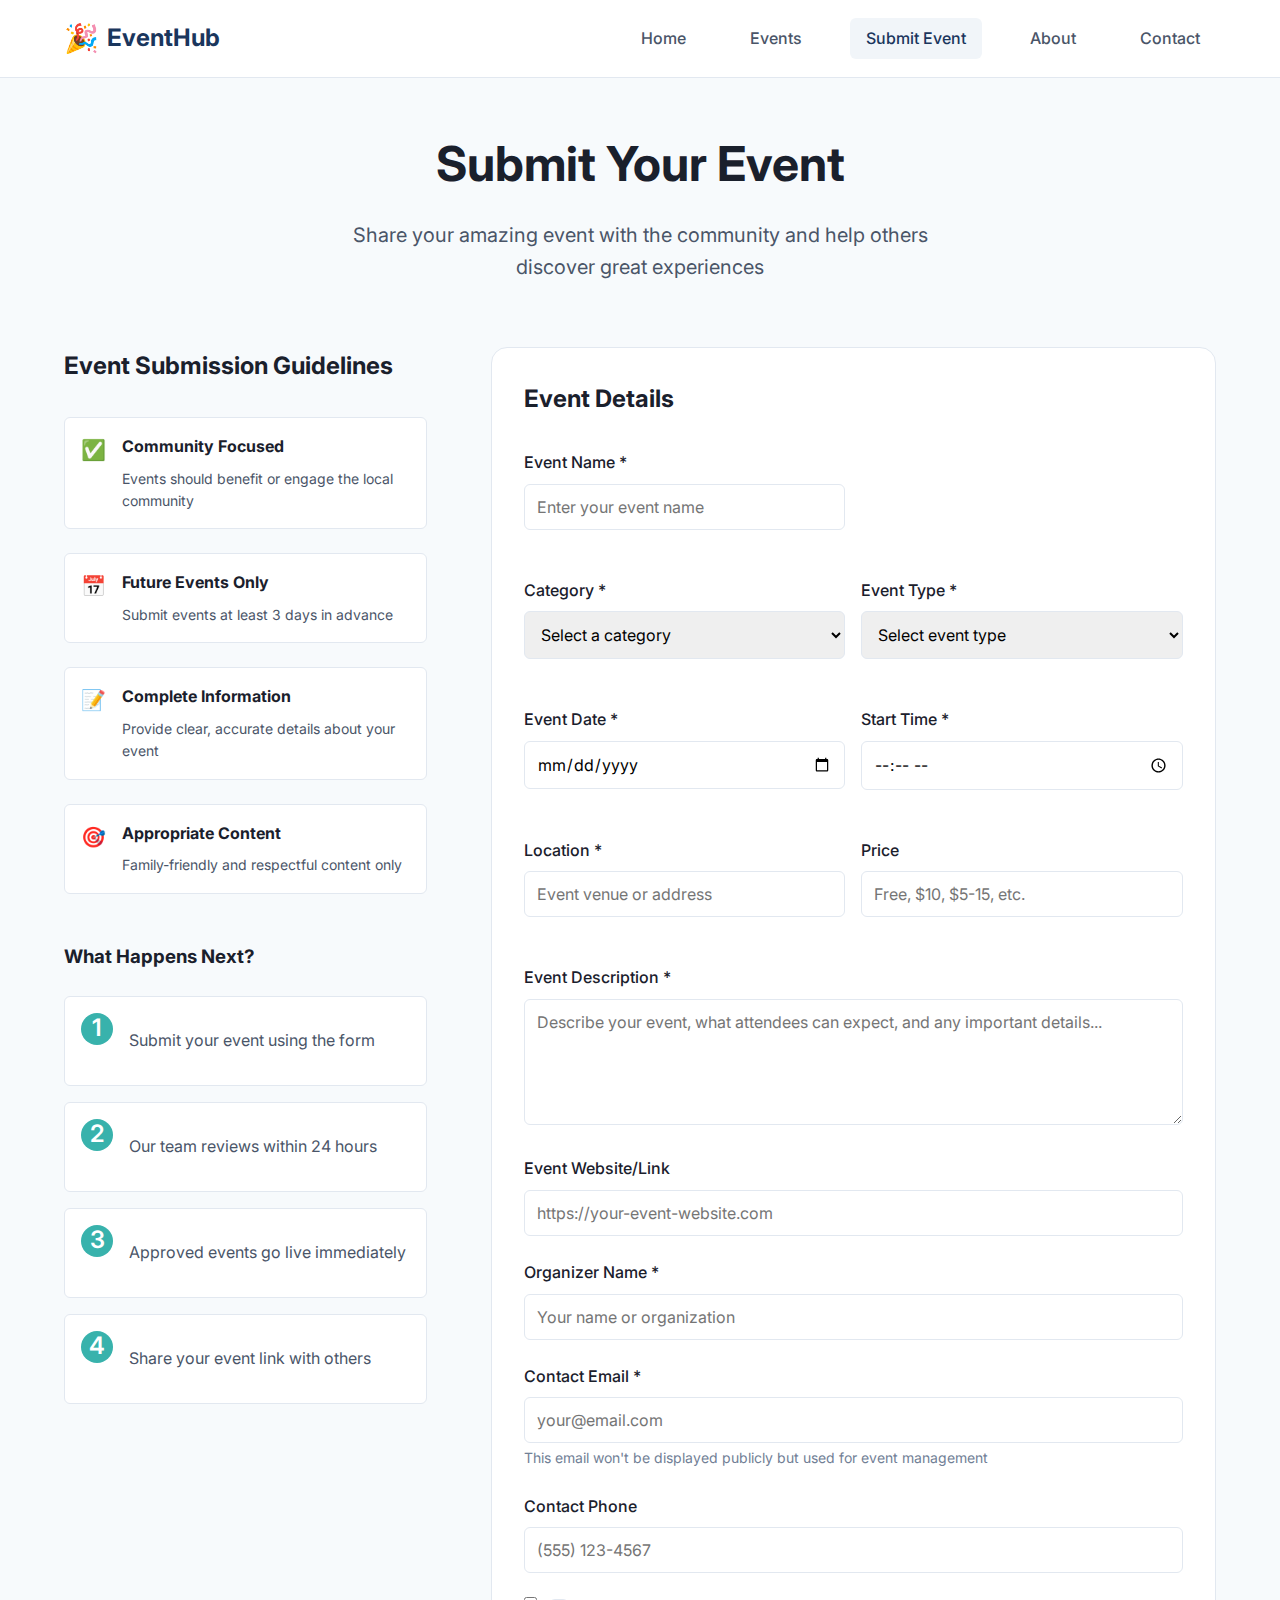
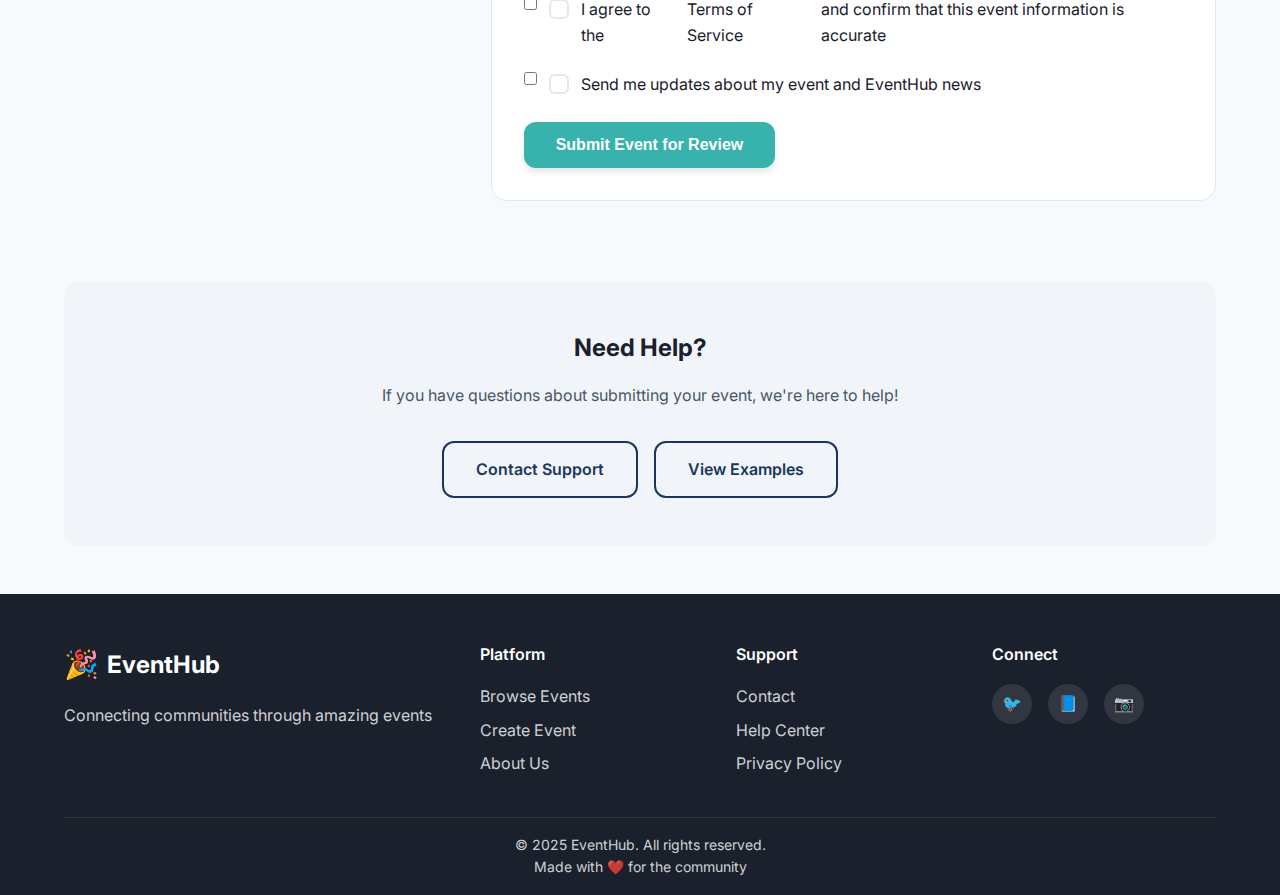
<file: submit-event.html>
<!DOCTYPE html>
<html lang="en">
<head>
  <meta charset="UTF-8">
  <meta name="viewport" content="width=device-width, initial-scale=1.0">
  <title>Submit Event | EventHub</title>
  <link rel="stylesheet" href="css/style.css">
  <link rel="preconnect" href="https://fonts.googleapis.com">
  <link rel="preconnect" href="https://fonts.gstatic.com" crossorigin>
  <link href="https://fonts.googleapis.com/css2?family=Inter:wght@300;400;500;600;700&display=swap" rel="stylesheet">
</head>
<body>
  <div class="page-wrapper">
    <header class="header">
      <div class="container">
        <div class="header-content">
          <div class="logo">
            <span class="logo-icon">🎉</span>
            <span class="logo-text">EventHub</span>
          </div>
          <nav class="nav" aria-label="Main navigation">
            <a href="index.html" class="nav-link">Home</a>
            <a href="events.html" class="nav-link">Events</a>
            <a href="submit-event.html" class="nav-link active" aria-current="page">Submit Event</a>
            <a href="about.html" class="nav-link">About</a>
            <a href="contact.html" class="nav-link">Contact</a>
          </nav>
        </div>
      </div>
    </header>

    <main class="main">
      <div class="container">
        <section class="page-header">
          <h1 class="page-title">Submit Your Event</h1>
          <p class="page-subtitle">Share your amazing event with the community and help others discover great experiences</p>
        </section>

        <section class="submit-content">
          <div class="submit-grid">
            <div class="submit-info">
              <h2>Event Submission Guidelines</h2>
              <div class="guidelines">
                <div class="guideline-item">
                  <div class="guideline-icon">✅</div>
                  <div class="guideline-text">
                    <h4>Community Focused</h4>
                    <p>Events should benefit or engage the local community</p>
                  </div>
                </div>
                
                <div class="guideline-item">
                  <div class="guideline-icon">📅</div>
                  <div class="guideline-text">
                    <h4>Future Events Only</h4>
                    <p>Submit events at least 3 days in advance</p>
                  </div>
                </div>
                
                <div class="guideline-item">
                  <div class="guideline-icon">📝</div>
                  <div class="guideline-text">
                    <h4>Complete Information</h4>
                    <p>Provide clear, accurate details about your event</p>
                  </div>
                </div>
                
                <div class="guideline-item">
                  <div class="guideline-icon">🎯</div>
                  <div class="guideline-text">
                    <h4>Appropriate Content</h4>
                    <p>Family-friendly and respectful content only</p>
                  </div>
                </div>
              </div>

              <div class="submission-process">
                <h3>What Happens Next?</h3>
                <div class="process-steps">
                  <div class="process-step">
                    <span class="step-number">1</span>
                    <p>Submit your event using the form</p>
                  </div>
                  <div class="process-step">
                    <span class="step-number">2</span>
                    <p>Our team reviews within 24 hours</p>
                  </div>
                  <div class="process-step">
                    <span class="step-number">3</span>
                    <p>Approved events go live immediately</p>
                  </div>
                  <div class="process-step">
                    <span class="step-number">4</span>
                    <p>Share your event link with others</p>
                  </div>
                </div>
              </div>
            </div>

            <div class="submit-form-section">
              <form class="submit-form">
                <h2>Event Details</h2>
                
                <div class="form-row">
                  <div class="form-group">
                    <label for="event-name">Event Name *</label>
                    <input type="text" id="event-name" name="event-name" placeholder="Enter your event name" required>
                  </div>
                </div>
                
                <div class="form-row">
                  <div class="form-group">
                    <label for="event-category">Category *</label>
                    <select id="event-category" name="event-category" required>
                      <option value="">Select a category</option>
                      <option value="arts">Arts & Culture</option>
                      <option value="tech">Technology</option>
                      <option value="food">Food & Community</option>
                      <option value="volunteer">Volunteering</option>
                      <option value="sports">Sports & Fitness</option>
                      <option value="education">Education</option>
                      <option value="business">Business & Networking</option>
                      <option value="family">Family & Kids</option>
                    </select>
                  </div>
                  
                  <div class="form-group">
                    <label for="event-type">Event Type *</label>
                    <select id="event-type" name="event-type" required>
                      <option value="">Select event type</option>
                      <option value="free">Free Event</option>
                      <option value="paid">Paid Event</option>
                      <option value="donation">Donation Based</option>
                    </select>
                  </div>
                </div>
                
                <div class="form-row">
                  <div class="form-group">
                    <label for="event-date">Event Date *</label>
                    <input type="date" id="event-date" name="event-date" required>
                  </div>
                  
                  <div class="form-group">
                    <label for="event-time">Start Time *</label>
                    <input type="time" id="event-time" name="event-time" required>
                  </div>
                </div>
                
                <div class="form-row">
                  <div class="form-group">
                    <label for="event-location">Location *</label>
                    <input type="text" id="event-location" name="event-location" placeholder="Event venue or address" required>
                  </div>
                  
                  <div class="form-group">
                    <label for="event-price">Price</label>
                    <input type="text" id="event-price" name="event-price" placeholder="Free, $10, $5-15, etc.">
                  </div>
                </div>
                
                <div class="form-group">
                  <label for="event-description">Event Description *</label>
                  <textarea id="event-description" name="event-description" rows="5" placeholder="Describe your event, what attendees can expect, and any important details..." required></textarea>
                </div>
                
                <div class="form-group">
                  <label for="event-website">Event Website/Link</label>
                  <input type="url" id="event-website" name="event-website" placeholder="https://your-event-website.com">
                </div>
                
                <div class="form-group">
                  <label for="organizer-name">Organizer Name *</label>
                  <input type="text" id="organizer-name" name="organizer-name" placeholder="Your name or organization" required>
                </div>
                
                <div class="form-group">
                  <label for="organizer-email">Contact Email *</label>
                  <input type="email" id="organizer-email" name="organizer-email" placeholder="your@email.com" required>
                  <small>This email won't be displayed publicly but used for event management</small>
                </div>
                
                <div class="form-group">
                  <label for="organizer-phone">Contact Phone</label>
                  <input type="tel" id="organizer-phone" name="organizer-phone" placeholder="(555) 123-4567">
                </div>
                
                <div class="form-group">
                  <label class="checkbox-label">
                    <input type="checkbox" name="terms" required>
                    <span class="checkmark"></span>
                    I agree to the <a href="#" target="_blank">Terms of Service</a> and confirm that this event information is accurate
                  </label>
                </div>
                
                <div class="form-group">
                  <label class="checkbox-label">
                    <input type="checkbox" name="updates">
                    <span class="checkmark"></span>
                    Send me updates about my event and EventHub news
                  </label>
                </div>
                
                <button type="submit" class="btn btn-primary">Submit Event for Review</button>
              </form>
            </div>
          </div>
        </section>

        <section class="help-section">
          <div class="help-content">
            <h2>Need Help?</h2>
            <p>If you have questions about submitting your event, we're here to help!</p>
            <div class="help-actions">
              <a href="contact.html" class="btn btn-secondary">Contact Support</a>
              <a href="#" class="btn btn-secondary">View Examples</a>
            </div>
          </div>
        </section>
      </div>
    </main>

    <footer class="footer">
      <div class="container">
        <div class="footer-content">
          <div class="footer-brand">
            <div class="logo">
              <span class="logo-icon">🎉</span>
              <span class="logo-text">EventHub</span>
            </div>
            <p class="footer-tagline">Connecting communities through amazing events</p>
          </div>
          <div class="footer-links">
            <div class="footer-column">
              <h4 class="footer-title">Platform</h4>
              <a href="events.html" class="footer-link">Browse Events</a>
              <a href="submit-event.html" class="footer-link">Create Event</a>
              <a href="about.html" class="footer-link">About Us</a>
            </div>
            <div class="footer-column">
              <h4 class="footer-title">Support</h4>
              <a href="contact.html" class="footer-link">Contact</a>
              <a href="#" class="footer-link">Help Center</a>
              <a href="#" class="footer-link">Privacy Policy</a>
            </div>
            <div class="footer-column">
              <h4 class="footer-title">Connect</h4>
              <div class="social-links">
                <a href="#" class="social-link" aria-label="Twitter">🐦</a>
                <a href="#" class="social-link" aria-label="Facebook">📘</a>
                <a href="#" class="social-link" aria-label="Instagram">📷</a>
              </div>
            </div>
          </div>
        </div>
        <div class="footer-bottom">
          <p>&copy; 2025 EventHub. All rights reserved.</p>
          <p>Made with ❤️ for the community</p>
        </div>
      </div>
    </footer>
  </div>
  <script src="js/main.js"></script>
</body>
</html>
</file>
<file: css/style.css>
/* ===== Modern CSS Variables ===== */
:root {
  --primary: #1a365d;
  --primary-light: #2d5a87;
  --secondary: #38b2ac;
  --secondary-light: #4fd1c5;
  --accent: #ed8936;
  --background: #f7fafc;
  --surface: #ffffff;
  --text-primary: #1a202c;
  --text-secondary: #4a5568;
  --text-muted: #718096;
  --border: #e2e8f0;
  --border-light: #f1f5f9;
  --shadow-sm: 0 1px 3px rgba(0, 0, 0, 0.1);
  --shadow-md: 0 4px 6px rgba(0, 0, 0, 0.1);
  --shadow-lg: 0 10px 25px rgba(0, 0, 0, 0.1);
  --radius-sm: 6px;
  --radius-md: 12px;
  --radius-lg: 16px;
  --transition: all 0.3s cubic-bezier(0.4, 0, 0.2, 1);
}

/* ===== Reset & Base ===== */
*, *::before, *::after {
  box-sizing: border-box;
}

* {
  margin: 0;
  padding: 0;
}

html {
  scroll-behavior: smooth;
}

body {
  font-family: 'Inter', -apple-system, BlinkMacSystemFont, 'Segoe UI', sans-serif;
  background: var(--background);
  color: var(--text-primary);
  line-height: 1.6;
  -webkit-font-smoothing: antialiased;
  -moz-osx-font-smoothing: grayscale;
}

img {
  max-width: 100%;
  height: auto;
  display: block;
}

a {
  color: inherit;
  text-decoration: none;
}

/* ===== Layout ===== */
.page-wrapper {
  min-height: 100vh;
  display: flex;
  flex-direction: column;
}

.container {
  max-width: 1200px;
  margin: 0 auto;
  padding: 0 1.5rem;
}

/* ===== Header ===== */
.header {
  background: var(--surface);
  border-bottom: 1px solid var(--border);
  position: sticky;
  top: 0;
  z-index: 100;
  backdrop-filter: blur(10px);
}

.header-content {
  display: flex;
  align-items: center;
  justify-content: space-between;
  padding: 1rem 0;
}

.logo {
  display: flex;
  align-items: center;
  gap: 0.5rem;
  font-weight: 700;
  font-size: 1.5rem;
  color: var(--primary);
}

.logo-icon {
  font-size: 1.75rem;
}

.nav {
  display: flex;
  gap: 2rem;
}

.nav-link {
  font-weight: 500;
  color: var(--text-secondary);
  padding: 0.5rem 1rem;
  border-radius: var(--radius-sm);
  transition: var(--transition);
}

.nav-link:hover,
.nav-link.active {
  color: var(--primary);
  background: var(--border-light);
}

/* ===== Main Content ===== */
.main {
  flex: 1;
  padding: 3rem 0;
}

/* ===== Page Headers ===== */
.page-header {
  text-align: center;
  margin-bottom: 4rem;
}

.page-title {
  font-size: clamp(2rem, 4vw, 3rem);
  font-weight: 700;
  margin-bottom: 1rem;
  color: var(--text-primary);
}

.page-subtitle {
  font-size: 1.25rem;
  color: var(--text-secondary);
  max-width: 600px;
  margin: 0 auto;
}

/* ===== Hero Section ===== */
.hero {
  text-align: center;
  padding: 4rem 0;
  background: linear-gradient(135deg, var(--primary) 0%, var(--primary-light) 100%);
  border-radius: var(--radius-lg);
  color: white;
  margin-bottom: 5rem;
  position: relative;
  overflow: hidden;
}

.hero::before {
  content: '';
  position: absolute;
  top: 0;
  left: 0;
  right: 0;
  bottom: 0;
  background: url('data:image/svg+xml,<svg xmlns="http://www.w3.org/2000/svg" viewBox="0 0 100 100"><defs><pattern id="grain" width="100" height="100" patternUnits="userSpaceOnUse"><circle cx="25" cy="25" r="1" fill="white" opacity="0.1"/><circle cx="75" cy="75" r="1" fill="white" opacity="0.1"/><circle cx="50" cy="10" r="0.5" fill="white" opacity="0.1"/></pattern></defs><rect width="100" height="100" fill="url(%23grain)"/></svg>');
  opacity: 0.3;
}

.hero-content {
  position: relative;
  z-index: 2;
  max-width: 800px;
  margin: 0 auto;
}

.hero-title {
  font-size: clamp(2.5rem, 5vw, 4rem);
  font-weight: 700;
  margin-bottom: 1.5rem;
  line-height: 1.2;
}

.hero-subtitle {
  font-size: 1.25rem;
  margin-bottom: 2.5rem;
  opacity: 0.9;
  max-width: 600px;
  margin-left: auto;
  margin-right: auto;
}

.hero-actions {
  display: flex;
  gap: 1rem;
  justify-content: center;
  flex-wrap: wrap;
  margin-bottom: 3rem;
}

.btn {
  display: inline-flex;
  align-items: center;
  padding: 0.875rem 2rem;
  border-radius: var(--radius-md);
  font-weight: 600;
  font-size: 1rem;
  transition: var(--transition);
  border: none;
  cursor: pointer;
  text-decoration: none;
}

.btn-primary {
  background: var(--secondary);
  color: white;
  box-shadow: var(--shadow-md);
}

.btn-primary:hover {
  background: var(--secondary-light);
  transform: translateY(-2px);
  box-shadow: var(--shadow-lg);
}

.btn-secondary {
  background: transparent;
  color: var(--primary);
  border: 2px solid var(--primary);
}

.btn-secondary:hover {
  background: var(--primary);
  color: white;
}

.hero-stats {
  display: flex;
  justify-content: center;
  gap: 3rem;
  flex-wrap: wrap;
}

.stat {
  text-align: center;
}

.stat-number {
  display: block;
  font-size: 2rem;
  font-weight: 700;
  color: var(--secondary-light);
}

.stat-label {
  font-size: 0.875rem;
  opacity: 0.8;
}

/* ===== Sections ===== */
.section-title {
  font-size: 2.5rem;
  font-weight: 700;
  text-align: center;
  margin-bottom: 3rem;
  color: var(--text-primary);
}

/* ===== Features ===== */
.features {
  margin-bottom: 5rem;
}

.features-grid {
  display: grid;
  grid-template-columns: repeat(auto-fit, minmax(300px, 1fr));
  gap: 2rem;
}

.feature-card {
  background: var(--surface);
  padding: 2.5rem;
  border-radius: var(--radius-lg);
  text-align: center;
  box-shadow: var(--shadow-sm);
  border: 1px solid var(--border);
  transition: var(--transition);
}

.feature-card:hover {
  transform: translateY(-4px);
  box-shadow: var(--shadow-lg);
}

.feature-icon {
  font-size: 3rem;
  margin-bottom: 1.5rem;
}

.feature-title {
  font-size: 1.5rem;
  font-weight: 600;
  margin-bottom: 1rem;
  color: var(--text-primary);
}

.feature-description {
  color: var(--text-secondary);
  line-height: 1.7;
}

/* ===== Events ===== */
.featured-events, .events-listing {
  margin-bottom: 5rem;
}

.events-grid {
  display: grid;
  grid-template-columns: repeat(auto-fit, minmax(350px, 1fr));
  gap: 2rem;
}

.event-card {
  background: var(--surface);
  border-radius: var(--radius-lg);
  overflow: hidden;
  box-shadow: var(--shadow-sm);
  border: 1px solid var(--border);
  transition: var(--transition);
}

.event-card:hover {
  transform: translateY(-4px);
  box-shadow: var(--shadow-lg);
}

.event-image {
  position: relative;
  height: 200px;
  overflow: hidden;
}

.event-image img {
  width: 100%;
  height: 100%;
  object-fit: cover;
  transition: var(--transition);
}

.event-card:hover .event-image img {
  transform: scale(1.05);
}

.event-category {
  position: absolute;
  top: 1rem;
  left: 1rem;
  background: var(--accent);
  color: white;
  padding: 0.25rem 0.75rem;
  border-radius: var(--radius-sm);
  font-size: 0.875rem;
  font-weight: 500;
}

.event-content {
  padding: 1.5rem;
}

.event-title {
  font-size: 1.25rem;
  font-weight: 600;
  margin-bottom: 1rem;
  color: var(--text-primary);
}

.event-meta {
  display: flex;
  gap: 1rem;
  margin-bottom: 1rem;
  font-size: 0.875rem;
  color: var(--text-muted);
  flex-wrap: wrap;
}

.event-description {
  color: var(--text-secondary);
  margin-bottom: 1.5rem;
  line-height: 1.6;
}

.event-actions {
  display: flex;
  justify-content: space-between;
  align-items: center;
}

.event-link {
  color: var(--secondary);
  font-weight: 500;
  transition: var(--transition);
}

.event-link:hover {
  color: var(--primary);
}

.event-price {
  font-weight: 600;
  color: var(--accent);
}

/* ===== Filters ===== */
.filters {
  margin-bottom: 3rem;
}

.filter-form {
  display: flex;
  gap: 1rem;
  flex-wrap: wrap;
  align-items: end;
}

.filter-group {
  flex: 1;
  min-width: 200px;
}

.filter-input, .filter-select {
  width: 100%;
  padding: 0.75rem;
  border: 1px solid var(--border);
  border-radius: var(--radius-sm);
  font-size: 1rem;
  transition: var(--transition);
}

.filter-input:focus, .filter-select:focus {
  outline: none;
  border-color: var(--secondary);
  box-shadow: 0 0 0 3px rgba(56, 178, 172, 0.1);
}

/* ===== How It Works ===== */
.how-it-works {
  margin-bottom: 5rem;
}

.steps {
  display: grid;
  grid-template-columns: repeat(auto-fit, minmax(250px, 1fr));
  gap: 2rem;
}

.step {
  text-align: center;
  padding: 2rem;
}

.step-number {
  display: inline-flex;
  align-items: center;
  justify-content: center;
  width: 4rem;
  height: 4rem;
  background: var(--secondary);
  color: white;
  border-radius: 50%;
  font-size: 1.5rem;
  font-weight: 700;
  margin-bottom: 1.5rem;
}

.step-title {
  font-size: 1.25rem;
  font-weight: 600;
  margin-bottom: 0.5rem;
  color: var(--text-primary);
}

.step-description {
  color: var(--text-secondary);
}

/* ===== Testimonials ===== */
.testimonials {
  margin-bottom: 5rem;
}

.testimonials-grid {
  display: grid;
  grid-template-columns: repeat(auto-fit, minmax(300px, 1fr));
  gap: 2rem;
}

.testimonial {
  background: var(--surface);
  padding: 2rem;
  border-radius: var(--radius-lg);
  box-shadow: var(--shadow-sm);
  border: 1px solid var(--border);
}

.testimonial-content {
  margin-bottom: 1.5rem;
}

.testimonial-content p {
  font-style: italic;
  color: var(--text-secondary);
  line-height: 1.7;
}

.testimonial-author {
  display: flex;
  align-items: center;
  gap: 1rem;
}

.author-avatar {
  width: 3rem;
  height: 3rem;
  border-radius: 50%;
  object-fit: cover;
}

.author-name {
  font-weight: 600;
  color: var(--text-primary);
}

.author-role {
  font-size: 0.875rem;
  color: var(--text-muted);
}

/* ===== Newsletter ===== */
.newsletter {
  background: linear-gradient(135deg, var(--primary) 0%, var(--primary-light) 100%);
  border-radius: var(--radius-lg);
  padding: 4rem 2rem;
  text-align: center;
  color: white;
  margin-bottom: 5rem;
}

.newsletter-title {
  font-size: 2rem;
  font-weight: 700;
  margin-bottom: 1rem;
}

.newsletter-subtitle {
  font-size: 1.125rem;
  margin-bottom: 2rem;
  opacity: 0.9;
}

.newsletter-form {
  display: flex;
  max-width: 400px;
  margin: 0 auto 1rem;
  gap: 0.5rem;
}

.newsletter-input {
  flex: 1;
  padding: 0.875rem 1rem;
  border: none;
  border-radius: var(--radius-md);
  font-size: 1rem;
}

.newsletter-btn {
  background: var(--secondary);
  color: white;
  border: none;
  padding: 0.875rem 1.5rem;
  border-radius: var(--radius-md);
  font-weight: 600;
  cursor: pointer;
  transition: var(--transition);
}

.newsletter-btn:hover {
  background: var(--secondary-light);
}

.newsletter-privacy {
  font-size: 0.875rem;
  opacity: 0.8;
}

/* ===== About Page Specific ===== */
.about-content {
  margin-bottom: 5rem;
}

.about-grid {
  display: grid;
  grid-template-columns: 2fr 1fr;
  gap: 4rem;
  align-items: start;
}

.about-text h2, .about-text h3 {
  color: var(--text-primary);
  margin-bottom: 1rem;
}

.about-text h2 {
  font-size: 2rem;
}

.about-text h3 {
  font-size: 1.5rem;
  margin-top: 2rem;
}

.about-text p {
  color: var(--text-secondary);
  margin-bottom: 1.5rem;
  line-height: 1.7;
}

.feature-list {
  list-style: none;
  margin: 1.5rem 0;
}

.feature-list li {
  padding: 0.5rem 0;
  color: var(--text-secondary);
}

.values-grid {
  display: grid;
  grid-template-columns: repeat(auto-fit, minmax(200px, 1fr));
  gap: 1.5rem;
  margin-top: 1.5rem;
}

.value-card {
  text-align: center;
  padding: 1.5rem;
  background: var(--surface);
  border-radius: var(--radius-md);
  border: 1px solid var(--border);
}

.value-icon {
  font-size: 2rem;
  margin-bottom: 1rem;
}

.value-card h4 {
  margin-bottom: 0.5rem;
  color: var(--text-primary);
}

.value-card p {
  font-size: 0.875rem;
  color: var(--text-secondary);
}

.about-stats h3 {
  margin-bottom: 2rem;
  color: var(--text-primary);
}

.stats-grid {
  display: grid;
  gap: 1.5rem;
}

.stat-card {
  background: var(--surface);
  padding: 1.5rem;
  border-radius: var(--radius-md);
  text-align: center;
  border: 1px solid var(--border);
}

.stat-card .stat-number {
  font-size: 2rem;
  font-weight: 700;
  color: var(--secondary);
  display: block;
  margin-bottom: 0.5rem;
}

.stat-card .stat-label {
  font-weight: 600;
  color: var(--text-primary);
  margin-bottom: 0.25rem;
}

.stat-card .stat-description {
  font-size: 0.875rem;
  color: var(--text-muted);
}

.team-section {
  margin-bottom: 5rem;
}

.team-grid {
  display: grid;
  grid-template-columns: repeat(auto-fit, minmax(250px, 1fr));
  gap: 2rem;
}

.team-member {
  background: var(--surface);
  padding: 2rem;
  border-radius: var(--radius-lg);
  text-align: center;
  border: 1px solid var(--border);
}

.member-avatar {
  font-size: 4rem;
  margin-bottom: 1rem;
}

.member-name {
  font-size: 1.25rem;
  font-weight: 600;
  margin-bottom: 0.5rem;
  color: var(--text-primary);
}

.member-role {
  color: var(--secondary);
  font-weight: 500;
  margin-bottom: 1rem;
}

.member-bio {
  color: var(--text-secondary);
  line-height: 1.6;
}

.cta-section {
  background: var(--border-light);
  padding: 4rem 2rem;
  border-radius: var(--radius-lg);
  text-align: center;
  margin-bottom: 5rem;
}

.cta-content h2 {
  margin-bottom: 1rem;
  color: var(--text-primary);
}

.cta-content p {
  color: var(--text-secondary);
  margin-bottom: 2rem;
}

.cta-actions {
  display: flex;
  gap: 1rem;
  justify-content: center;
  flex-wrap: wrap;
}

/* ===== Contact Page Specific ===== */
.contact-content {
  margin-bottom: 5rem;
}

.contact-grid {
  display: grid;
  grid-template-columns: 1fr 1fr;
  gap: 4rem;
}

.contact-methods {
  margin-bottom: 3rem;
}

.contact-method {
  display: flex;
  gap: 1rem;
  margin-bottom: 2rem;
  padding: 1.5rem;
  background: var(--surface);
  border-radius: var(--radius-md);
  border: 1px solid var(--border);
}

.contact-icon {
  font-size: 1.5rem;
  flex-shrink: 0;
}

.contact-details h4 {
  margin-bottom: 0.5rem;
  color: var(--text-primary);
}

.contact-details p {
  color: var(--text-secondary);
  margin-bottom: 0.25rem;
}

.contact-details small {
  color: var(--text-muted);
}

.contact-details a {
  color: var(--secondary);
}

.faq-section h3 {
  margin-bottom: 1.5rem;
  color: var(--text-primary);
}

.faq-item {
  margin-bottom: 1.5rem;
  padding: 1rem;
  background: var(--surface);
  border-radius: var(--radius-sm);
  border: 1px solid var(--border);
}

.faq-item h4 {
  margin-bottom: 0.5rem;
  color: var(--text-primary);
}

.faq-item p {
  color: var(--text-secondary);
  line-height: 1.6;
}

.faq-item a {
  color: var(--secondary);
}

.contact-form {
  background: var(--surface);
  padding: 2rem;
  border-radius: var(--radius-lg);
  border: 1px solid var(--border);
}

.contact-form h2 {
  margin-bottom: 2rem;
  color: var(--text-primary);
}

.support-section {
  background: var(--border-light);
  padding: 3rem 2rem;
  border-radius: var(--radius-lg);
  text-align: center;
}

.support-content h2 {
  margin-bottom: 1rem;
  color: var(--text-primary);
}

.support-content p {
  color: var(--text-secondary);
  margin-bottom: 2rem;
}

.support-actions {
  display: flex;
  gap: 1rem;
  justify-content: center;
  flex-wrap: wrap;
}

/* ===== Submit Event Page Specific ===== */
.submit-content {
  margin-bottom: 5rem;
}

.submit-grid {
  display: grid;
  grid-template-columns: 1fr 2fr;
  gap: 4rem;
}

.submit-info h2 {
  margin-bottom: 2rem;
  color: var(--text-primary);
}

.guidelines {
  margin-bottom: 3rem;
}

.guideline-item {
  display: flex;
  gap: 1rem;
  margin-bottom: 1.5rem;
  padding: 1rem;
  background: var(--surface);
  border-radius: var(--radius-sm);
  border: 1px solid var(--border);
}

.guideline-icon {
  font-size: 1.25rem;
  flex-shrink: 0;
}

.guideline-text h4 {
  margin-bottom: 0.5rem;
  color: var(--text-primary);
}

.guideline-text p {
  color: var(--text-secondary);
  font-size: 0.875rem;
}

.submission-process h3 {
  margin-bottom: 1.5rem;
  color: var(--text-primary);
}

.process-steps {
  display: grid;
  gap: 1rem;
}

.process-step {
  display: flex;
  align-items: center;
  gap: 1rem;
  padding: 1rem;
  background: var(--surface);
  border-radius: var(--radius-sm);
  border: 1px solid var(--border);
}

.step-number {
  display: flex;
  align-items: center;
  justify-content: center;
  width: 2rem;
  height: 2rem;
  background: var(--secondary);
  color: white;
  border-radius: 50%;
  font-weight: 600;
  flex-shrink: 0;
}

.process-step p {
  color: var(--text-secondary);
  margin: 0;
}

.submit-form {
  background: var(--surface);
  padding: 2rem;
  border-radius: var(--radius-lg);
  border: 1px solid var(--border);
}

.submit-form h2 {
  margin-bottom: 2rem;
  color: var(--text-primary);
}

.help-section {
  background: var(--border-light);
  padding: 3rem 2rem;
  border-radius: var(--radius-lg);
  text-align: center;
}

.help-content h2 {
  margin-bottom: 1rem;
  color: var(--text-primary);
}

.help-content p {
  color: var(--text-secondary);
  margin-bottom: 2rem;
}

.help-actions {
  display: flex;
  gap: 1rem;
  justify-content: center;
  flex-wrap: wrap;
}

/* ===== Forms ===== */
.form-group {
  margin-bottom: 1.5rem;
}

.form-row {
  display: grid;
  grid-template-columns: 1fr 1fr;
  gap: 1rem;
  margin-bottom: 1.5rem;
}

.form-group label {
  display: block;
  margin-bottom: 0.5rem;
  font-weight: 500;
  color: var(--text-primary);
}

.form-group input,
.form-group textarea,
.form-group select {
  width: 100%;
  padding: 0.75rem;
  border: 1px solid var(--border);
  border-radius: var(--radius-sm);
  font-size: 1rem;
  transition: var(--transition);
  font-family: inherit;
}

.form-group input:focus,
.form-group textarea:focus,
.form-group select:focus {
  outline: none;
  border-color: var(--secondary);
  box-shadow: 0 0 0 3px rgba(56, 178, 172, 0.1);
}

.form-group small {
  display: block;
  margin-top: 0.25rem;
  color: var(--text-muted);
  font-size: 0.875rem;
}

.checkbox-label {
  display: flex !important;
  align-items: flex-start;
  gap: 0.75rem;
  cursor: pointer;
  font-weight: 400 !important;
}

.checkbox-label input[type="checkbox"] {
  width: auto !important;
  margin: 0;
}

.checkmark {
  width: 1.25rem;
  height: 1.25rem;
  border: 2px solid var(--border);
  border-radius: var(--radius-sm);
  flex-shrink: 0;
  margin-top: 0.125rem;
}

.load-more {
  text-align: center;
  margin-top: 3rem;
}

/* ===== Footer ===== */
.footer {
  background: var(--text-primary);
  color: white;
  padding: 3rem 0 1rem;
  margin-top: auto;
}

.footer-content {
  display: grid;
  grid-template-columns: 1fr 2fr;
  gap: 3rem;
  margin-bottom: 2rem;
}

.footer-brand .logo {
  color: white;
  margin-bottom: 1rem;
}

.footer-tagline {
  color: rgba(255, 255, 255, 0.8);
  line-height: 1.6;
}

.footer-links {
  display: grid;
  grid-template-columns: repeat(auto-fit, minmax(150px, 1fr));
  gap: 2rem;
}

.footer-title {
  font-weight: 600;
  margin-bottom: 1rem;
  color: white;
}

.footer-link {
  display: block;
  color: rgba(255, 255, 255, 0.8);
  margin-bottom: 0.5rem;
  transition: var(--transition);
}

.footer-link:hover {
  color: var(--secondary-light);
}

.social-links {
  display: flex;
  gap: 1rem;
}

.social-link {
  display: inline-flex;
  align-items: center;
  justify-content: center;
  width: 2.5rem;
  height: 2.5rem;
  background: rgba(255, 255, 255, 0.1);
  border-radius: 50%;
  transition: var(--transition);
}

.social-link:hover {
  background: var(--secondary);
  transform: translateY(-2px);
}

.footer-bottom {
  border-top: 1px solid rgba(255, 255, 255, 0.1);
  padding-top: 1rem;
  text-align: center;
  color: rgba(255, 255, 255, 0.8);
  font-size: 0.875rem;
}

/* ===== Responsive Design ===== */
@media (max-width: 768px) {
  .container {
    padding: 0 1rem;
  }
  
  .header-content {
    flex-direction: column;
    gap: 1rem;
  }
  
  .nav {
    gap: 1rem;
  }
  
  .hero {
    padding: 3rem 0;
    margin-bottom: 3rem;
  }
  
  .hero-actions {
    flex-direction: column;
    align-items: center;
  }
  
  .hero-stats {
    gap: 2rem;
  }
  
  .section-title {
    font-size: 2rem;
  }
  
  .features-grid,
  .events-grid {
    grid-template-columns: 1fr;
  }
  
  .newsletter-form {
    flex-direction: column;
  }
  
  .footer-content {
    grid-template-columns: 1fr;
    gap: 2rem;
  }
  
  .about-grid,
  .contact-grid,
  .submit-grid {
    grid-template-columns: 1fr;
    gap: 2rem;
  }
  
  .form-row {
    grid-template-columns: 1fr;
  }
  
  .filter-form {
    flex-direction: column;
  }
  
  .filter-group {
    min-width: auto;
  }
}

@media (max-width: 480px) {
  .nav {
    flex-direction: column;
    gap: 0.5rem;
  }
  
  .hero-title {
    font-size: 2rem;
  }
  
  .hero-subtitle {
    font-size: 1rem;
  }
  
  .btn {
    padding: 0.75rem 1.5rem;
  }
  
  .event-meta {
    flex-direction: column;
    gap: 0.5rem;
  }
}
</file>
